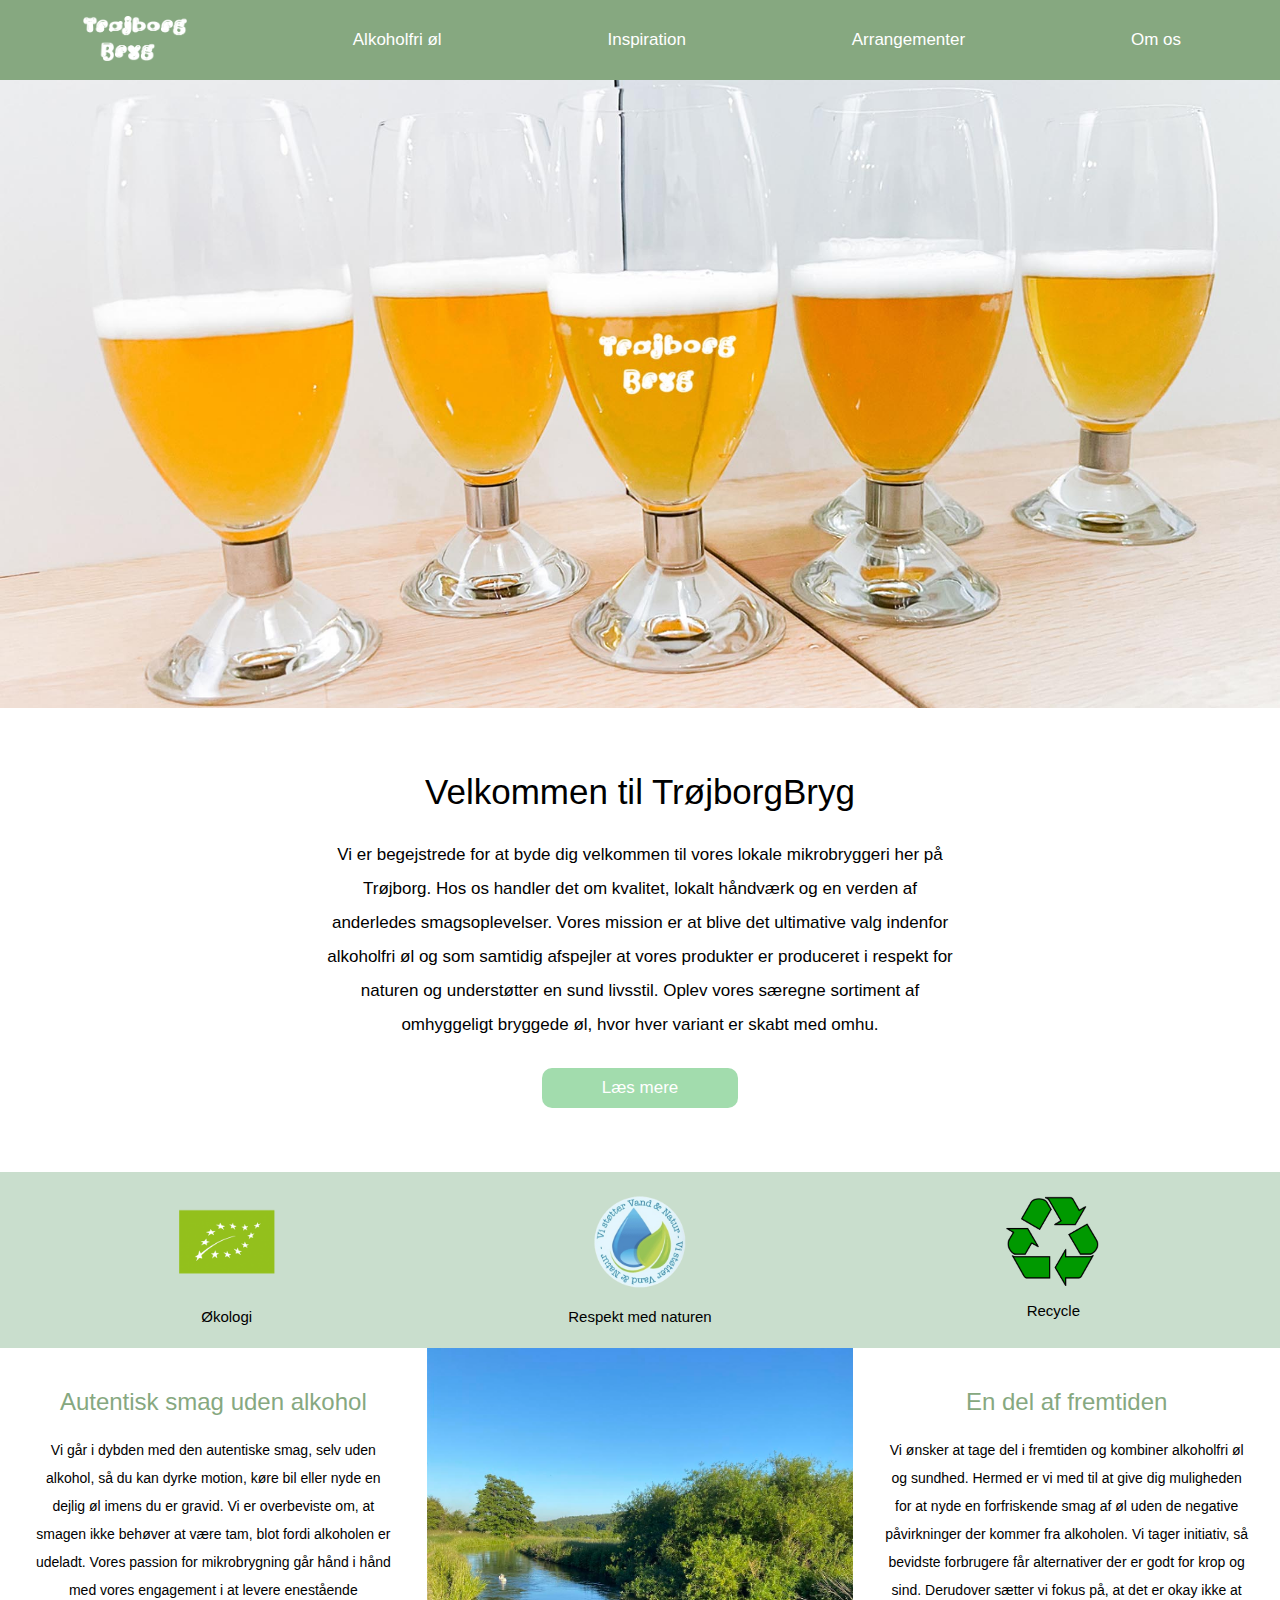
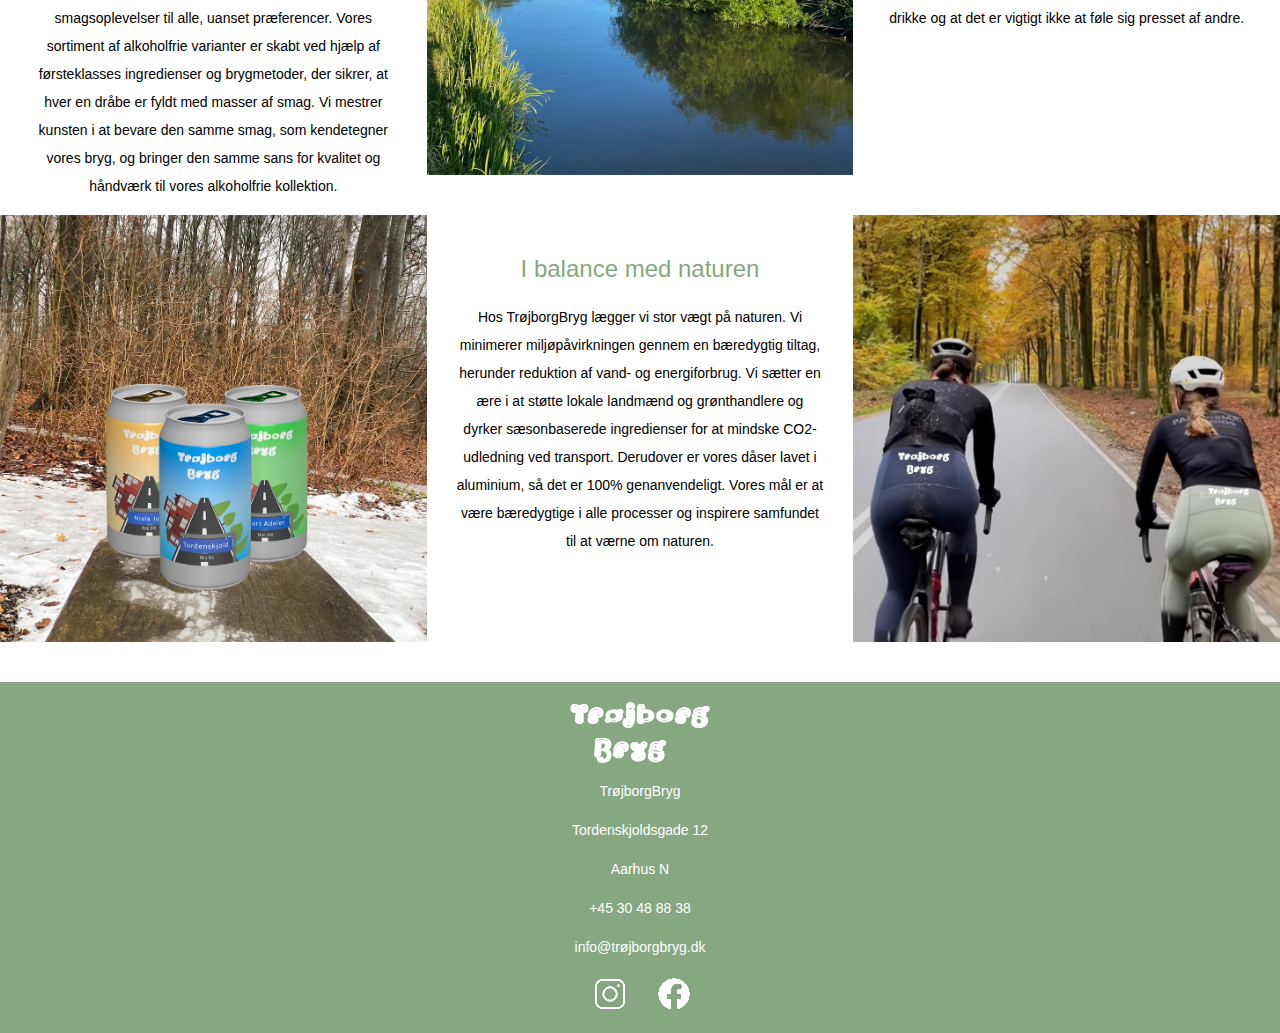
<file: Trojborgbryg/index.html>
<!DOCTYPE html>
<html lang="da">

<head>
    <meta charset="UTF-8">
    <meta name="viewport" content="width=device-width, initial-scale=1.0">
    <title>Trøjborg mikrobryggeri</title>
    <link rel="stylesheet" href="css/style.css">
    <script src="mobile-nav.js" defer></script>
</head>

<body>

    <!--Header-->
    
    <header>
        <div class="topnav" id="myTopnav">
            <div>
                <a href="index.html"><img src="img/trojborgbryg.png" alt="logo"></a>
            </div>
            <div class="dropdown">
                <button class="dropbtn">Alkoholfri øl
                    <i class="fa fa-caret-down"></i>
                </button>
                <div class="dropdown-content">
                    <a href="ombygning.html">Nyheder</a>
                    <a href="produkter.html">Vores udvalg</a>
                </div>
            </div>
            <div class="dropdown">
                <button class="dropbtn">Inspiration
                    <i class="fa fa-caret-down"></i>
                </button>
                <div class="dropdown-content">
                    <a href="ombygning.html">Anledninger</a>
                    <a href="opskrift.html">Opskrifter</a>
                </div>
            </div>
            <div class="dropdown">
                <button class="dropbtn">Arrangementer
                    <i class="fa fa-caret-down"></i>
                </button>
                <div class="dropdown-content">
                    <a href="ombygning.html">Løbeklub</a>
                    <a href="ombygning.html">Ølsmagning</a>
                </div>
            </div>
            <div class="dropdown">
                <button class="dropbtn">Om os
                    <i class="fa fa-caret-down"></i>
                </button>
                <div class="dropdown-content">
                    <a href="ombygning.html">Historie</a>
                    <a href="forhandlere.html">Forhandlere</a>
                    <a href="ombygning.html">Kontakt</a>
                </div>
            </div>
    
            <a href="javascript:void(0);" style="font-size:35px;" class="icon" onclick="myFunction()">&#9776;</a>
        </div>
    </header>


<!--Stort billede og tekst-->

    <main>
        <img class="forside_storbillede" src="img/olmedlogo.jpg" alt="Øl med logo">
        <h2 class="forside_overskrift">Velkommen til TrøjborgBryg</h2>
        <p class="forside_velkommen">
        Vi er begejstrede for at byde dig velkommen til vores 
        lokale mikrobryggeri her på Trøjborg. Hos os handler det
        om kvalitet, lokalt håndværk og en verden af anderledes
        smagsoplevelser. Vores mission er at blive det ultimative 
        valg indenfor alkoholfri øl og som samtidig afspejler at vores
        produkter er produceret i respekt for naturen og understøtter
        en sund livsstil. Oplev vores særegne sortiment af omhyggeligt
        bryggede øl, hvor hver variant er skabt med omhu.   
        </p>

        <div class="button_forside">
            <a href="ombygning.html"  class="velkommen_button">Læs mere</a>
        </div>

    <!--Naturikoner-->

        <div class="container_naturikoner">
            <div class="naturikoner">
                <div class="billedeogtekst">
                    <img src="img/Okologi.png" alt="Økologi">
                    <p class="natur_tekst">Økologi</p>
                </div>
                <div class="billedeogtekst">
                    <img src="img/vandognatur.png" alt="vand og natur mærke">
                    <p class="natur_tekst">Respekt med naturen</p>
                </div>
                <div class="billedeogtekst">
                    <img src="img/recycle.png" alt="recycle mærke">
                    <p class="natur_tekst">Recycle</p>
                </div>
            </div>
        </div>

    <!--Viden og billeder om bryggeri-->

        <section>
            <div class="container_forside_nede">
                <div class="forside_tekst1">
                    <h2 class="overskrift_viden">Autentisk smag uden alkohol</h2>
                    <p class="tekst_viden">
                    Vi går i dybden med den autentiske smag, selv uden alkohol,
                    så du kan dyrke motion, køre bil eller nyde en dejlig øl imens du er 
                    gravid. Vi er overbeviste om, at smagen ikke behøver at være tam, 
                    blot fordi alkoholen er udeladt.  Vores passion for mikrobrygning
                    går hånd i hånd med vores engagement i at levere enestående 
                    smagsoplevelser til alle, uanset præferencer. Vores sortiment af 
                    alkoholfrie varianter er skabt ved hjælp af førsteklasses 
                    ingredienser og brygmetoder, der sikrer, at hver en dråbe er fyldt
                    med masser af smag. Vi mestrer kunsten i at bevare den samme
                    smag, som kendetegner vores bryg, og bringer den samme sans
                    for kvalitet og håndværk til vores alkoholfrie kollektion.
                    </p>
                </div>
                <div class="forside_billede1">
                    <img class="billeder_container" src="img/3oldesk.jpg" alt="3 øl">
                </div>
                <div class="forside_tekst2">
                    <h2 class="overskrift_viden">I balance med naturen</h2>
                    <p class="tekst_viden"> 
                    Hos TrøjborgBryg lægger vi stor vægt på naturen. 
                    Vi minimerer miljøpåvirkningen gennem en bæredygtig
                    tiltag, herunder reduktion af vand- og energiforbrug. 
                    Vi sætter en ære i at støtte lokale landmænd og 
                    grønthandlere og dyrker sæsonbaserede ingredienser
                    for at mindske CO2-udledning ved transport. 
                    Derudover er vores dåser lavet i aluminium, så det 
                    er 100% genanvendeligt. Vores mål er at være 
                    bæredygtige i alle processer og inspirere samfundet
                    til at værne om naturen.
                    </p>
                </div>

                <div class="forside_billede2">
                    <img class="billeder_container" src="img/vanddesk.jpg" alt="vand">
                </div>

                <div class="forside_tekst3">
                    <h2 class="overskrift_viden">En del af fremtiden</h2>
                    <p class="tekst_viden"> 
                    Vi ønsker at tage del i fremtiden og kombiner 
                    alkoholfri øl og sundhed. Hermed er vi med til at give 
                    dig muligheden for at nyde en forfriskende smag af 
                    øl uden de negative påvirkninger der kommer fra 
                    alkoholen. Vi tager initiativ, så bevidste forbrugere 
                    får alternativer der er godt for krop og sind. Derudover
                    sætter vi fokus på, at det er okay ikke at drikke og at
                    det er vigtigt ikke at føle sig presset af andre. 
                    </p>
                </div>

                <div class="forside_billede3">
                    <img class="billeder_container" src="img/cykeldesk.jpg" alt="cykelmyg">
                </div>
            </div>
        </section>
    </main>


    <!--footer-->
    <footer class="footer">
        <div class="flexbox_footer">
            <img class="logo_footer" src="img/trojborgbryg.png" alt="logo">

            <div class="tekst_footer">
                <a class="footer_link" href="#" target="_blank">TrøjborgBryg</a><br>
                <a class="footer_link" href="https://www.google.com/maps/place/Tordenskjoldsgade+12,+8200+Aarhus/@56.1697259,10.2135178,17z/data=!3m1!4b1!4m6!3m5!1s0x464c3fbb0785b98f:0x820f1740a78024c9!8m2!3d56.1697259!4d10.2160927!16s%2Fg%2F11c5kqdrcd?entry=ttu" target="_blank">Tordenskjoldsgade 12</a><br>
                <a class="footer_link" href="https://www.google.com/maps/place/Tordenskjoldsgade+12,+8200+Aarhus/@56.1697259,10.2135178,17z/data=!3m1!4b1!4m6!3m5!1s0x464c3fbb0785b98f:0x820f1740a78024c9!8m2!3d56.1697259!4d10.2160927!16s%2Fg%2F11c5kqdrcd?entry=ttu" target="_blank">Aarhus N</a><br>
                <a class="footer_link" href="tel:+30488838"> +45 30 48 88 38</a><br>
                <a class="footer_link" href="mailto:info@trøjborgbryg.dk">info@trøjborgbryg.dk</a>
            </div>

            <div>
                <a href="#"><img id="socialemedier" src="img/socialmedier.png" alt="Instagram og facebook"></a>
            </div>
        </div>
    </footer>

</body>
</html>
</file>
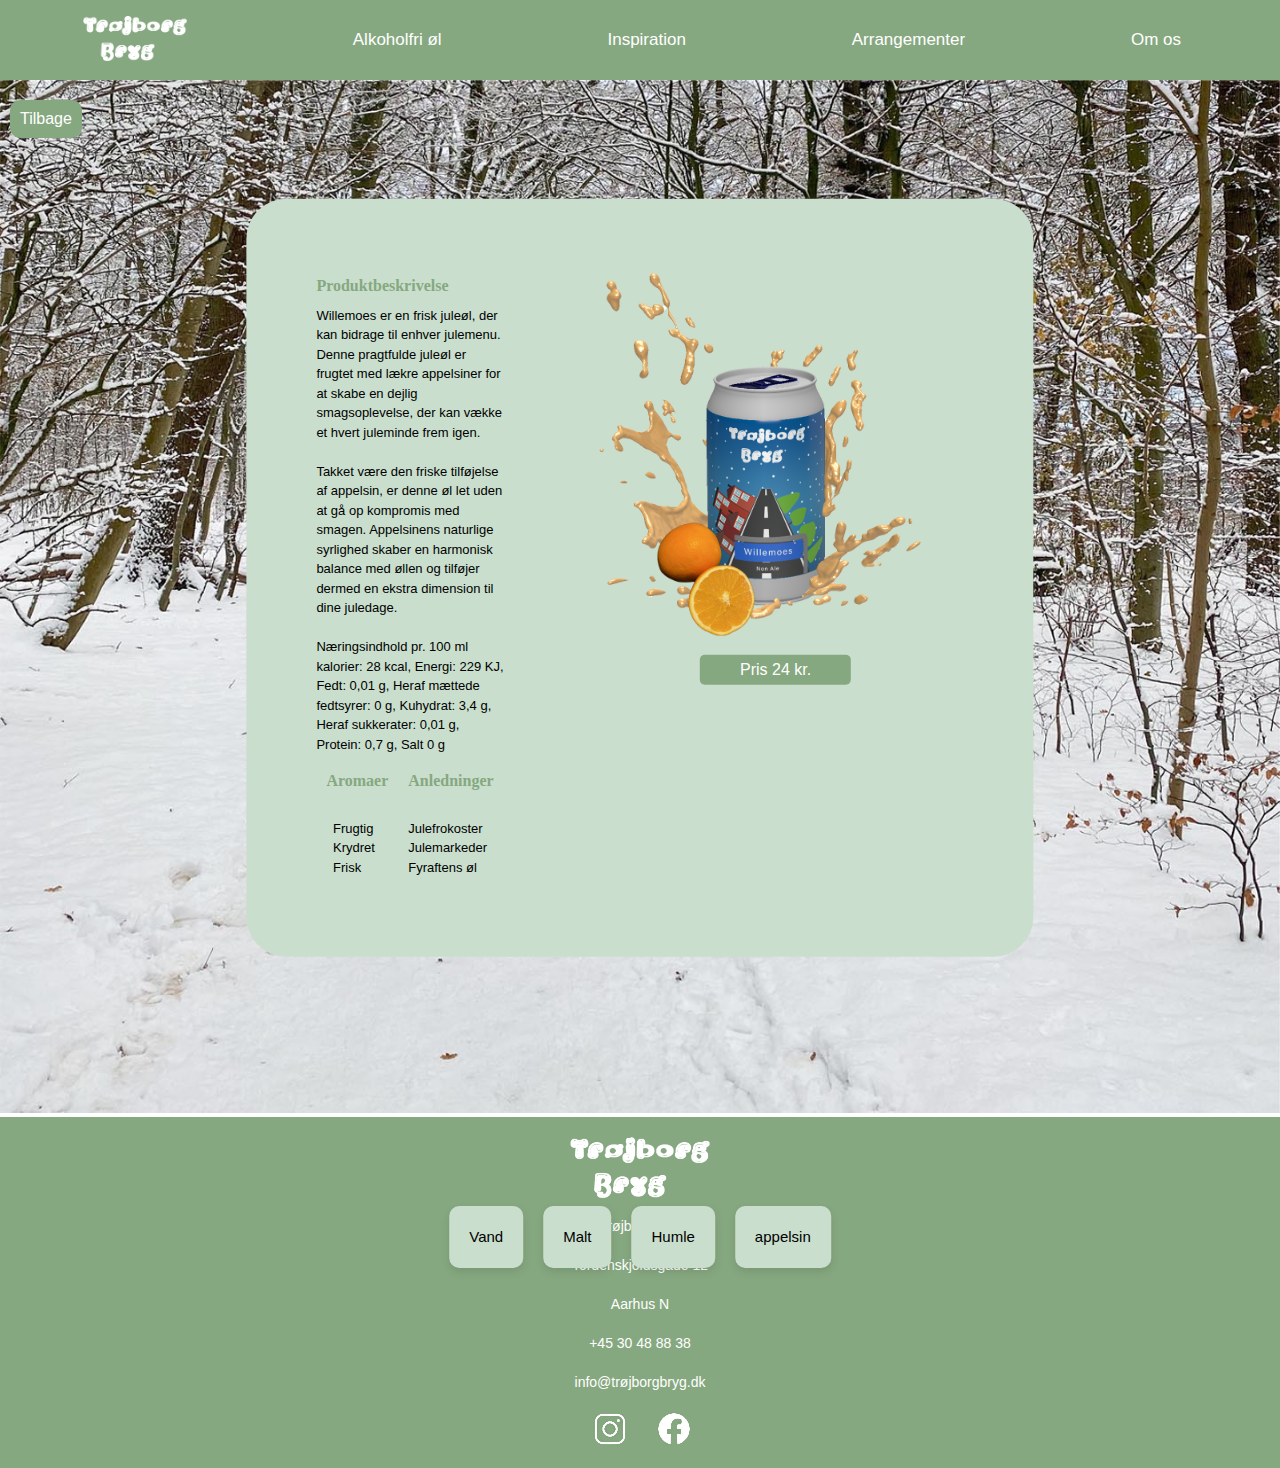
<file: Trojborgbryg/beskrivelseblaa.html>
<!DOCTYPE html>
<html lang="da">

<head>
    <meta charset="UTF-8">
    <meta name="viewport" content="width=device-width, initial-scale=1.0">
    <title>Jule øl</title>
    <link rel="stylesheet" href="css/style.css">
    <script src="mobile-nav.js" defer></script>
</head>


<body>

    <!--Header-->
    <header>
        <div class="topnav" id="myTopnav">
            <div>
                <a href="index.html"><img src="img/trojborgbryg.png" alt="logo"></a>
            </div>
            <div class="dropdown">
                <button class="dropbtn">Alkoholfri øl
                    <i class="fa fa-caret-down"></i>
                </button>
                <div class="dropdown-content">
                    <a href="ombygning.html">Nyheder</a>
                    <a href="produkter.html">Vores udvalg</a>
                </div>
            </div>
            <div class="dropdown">
                <button class="dropbtn">Inspiration
                    <i class="fa fa-caret-down"></i>
                </button>
                <div class="dropdown-content">
                    <a href="ombygning.html">Anledninger</a>
                    <a href="opskrift.html">Opskrifter</a>
                </div>
            </div>
            <div class="dropdown">
                <button class="dropbtn">Arrangementer
                    <i class="fa fa-caret-down"></i>
                </button>
                <div class="dropdown-content">
                    <a href="ombygning.html">Løbeklub</a>
                    <a href="ombygning.html">Ølsmagning</a>
                </div>
            </div>
            <div class="dropdown">
                <button class="dropbtn">Om os
                    <i class="fa fa-caret-down"></i>
                </button>
                <div class="dropdown-content">
                    <a href="ombygning.html">Historie</a>
                    <a href="forhandlere.html">Forhandlere</a>
                    <a href="ombygning.html">Kontakt</a>
                </div>
            </div>
    
            <a href="javascript:void(0);" style="font-size:35px;" class="icon" onclick="myFunction()">&#9776;</a>
        </div>
    </header>

    <!--Back button-->
    <div id="backButton" onclick="goBack()">Tilbage</div>

    <!--Baggrundsbillede-->
    <main>
        <div class="bg_image">
            <img class="natur_img" src="img/natur3.jpg" alt="strand">
        </div>

    <!--Produktbeskrivelse-->
        <div class="background-container">
            <div class="flex-container_beskrivelse">
                <div class="kolonne_beskrivelse">
                    <h4>Produktbeskrivelse</h4>
                    <p>
                    Willemoes er en frisk juleøl, der kan bidrage 
                    til enhver julemenu. Denne pragtfulde juleøl er 
                    frugtet med lækre appelsiner for at skabe en dejlig
                    smagsoplevelse, der kan vække et hvert juleminde 
                    frem igen. 
                    <br>
                    <br>
                    Takket være den friske tilføjelse af appelsin,
                    er denne øl let uden at gå op kompromis med smagen.
                    Appelsinens naturlige syrlighed skaber en harmonisk
                    balance med øllen og tilføjer dermed en ekstra 
                    dimension til dine juledage. 
                        
                    <br>
                    <br>
                    Næringsindhold pr. 100 ml  
                    <br>
                    kalorier: 28 kcal,
                    Energi: 229 KJ,
                    Fedt: 0,01 g,
                    Heraf mættede fedtsyrer: 0 g,
                    Kuhydrat: 3,4 g,
                    Heraf sukkerater: 0,01 g,
                    Protein: 0,7 g,
                    Salt 0 g
                    </p>
        
                    <div class="aroma_anledninger_container">
                        <h4>Anledninger</h4>
                        <h4>Aromaer</h4>
                    </div>

                    <div class="aroma_anledninger_container">
                        <p>Julefrokoster <br>
                            Julemarkeder <br>
                            Fyraftens øl </p>   
                        <p>Frugtig  <br>
                            Krydret <br>
                            Frisk</p>
                    </div>
                </div>

                <div class="kolonne_beskrivelse">
                    <img class="be_ol_img" src="img/blaasplash.png" alt="Juleøl">
                    <button>Pris 24 kr.</button>
                </div>
            </div>

    <!--Ingredienser-->
            <div class="ingredienser">
                <h4>Ingredienser</h4>
            </div>

            <div class="grid_container_ingredienser">
                <div class="grid-tekst_ingredienser">
                    <p>Vand</p>
                </div>
                <div class="grid-tekst_ingredienser">
                    <p>Malt</p>
                </div>
                <div class="grid-tekst_ingredienser">
                    <p>Humle</p>
                </div>
                <div class="grid-tekst_ingredienser">
                    <p>appelsin</p>
                </div>
            </div>
        </div>
    </main>

    <!--footer-->
    <footer class="footer">
        <div class="flexbox_footer">
            <img class="logo_footer" src="img/trojborgbryg.png" alt="logo">

            <div class="tekst_footer">
                <a class="footer_link" href="#" target="_blank">TrøjborgBryg</a><br>
                <a class="footer_link" href="https://www.google.com/maps/place/Tordenskjoldsgade+12,+8200+Aarhus/@56.1697259,10.2135178,17z/data=!3m1!4b1!4m6!3m5!1s0x464c3fbb0785b98f:0x820f1740a78024c9!8m2!3d56.1697259!4d10.2160927!16s%2Fg%2F11c5kqdrcd?entry=ttu" target="_blank">Tordenskjoldsgade 12</a><br>
                <a class="footer_link" href="https://www.google.com/maps/place/Tordenskjoldsgade+12,+8200+Aarhus/@56.1697259,10.2135178,17z/data=!3m1!4b1!4m6!3m5!1s0x464c3fbb0785b98f:0x820f1740a78024c9!8m2!3d56.1697259!4d10.2160927!16s%2Fg%2F11c5kqdrcd?entry=ttu" target="_blank">Aarhus N</a><br>
                <a class="footer_link" href="tel:+30488838"> +45 30 48 88 38</a><br>
                <a class="footer_link" href="mailto:info@trøjborgbryg.dk">info@trøjborgbryg.dk</a>
            </div>

            <div>
                <a href="#"><img id="socialemedier" src="img/socialmedier.png" alt="Instagram og facebook"></a>
            </div>
        </div>
    </footer>

</body>
</html>
</file>
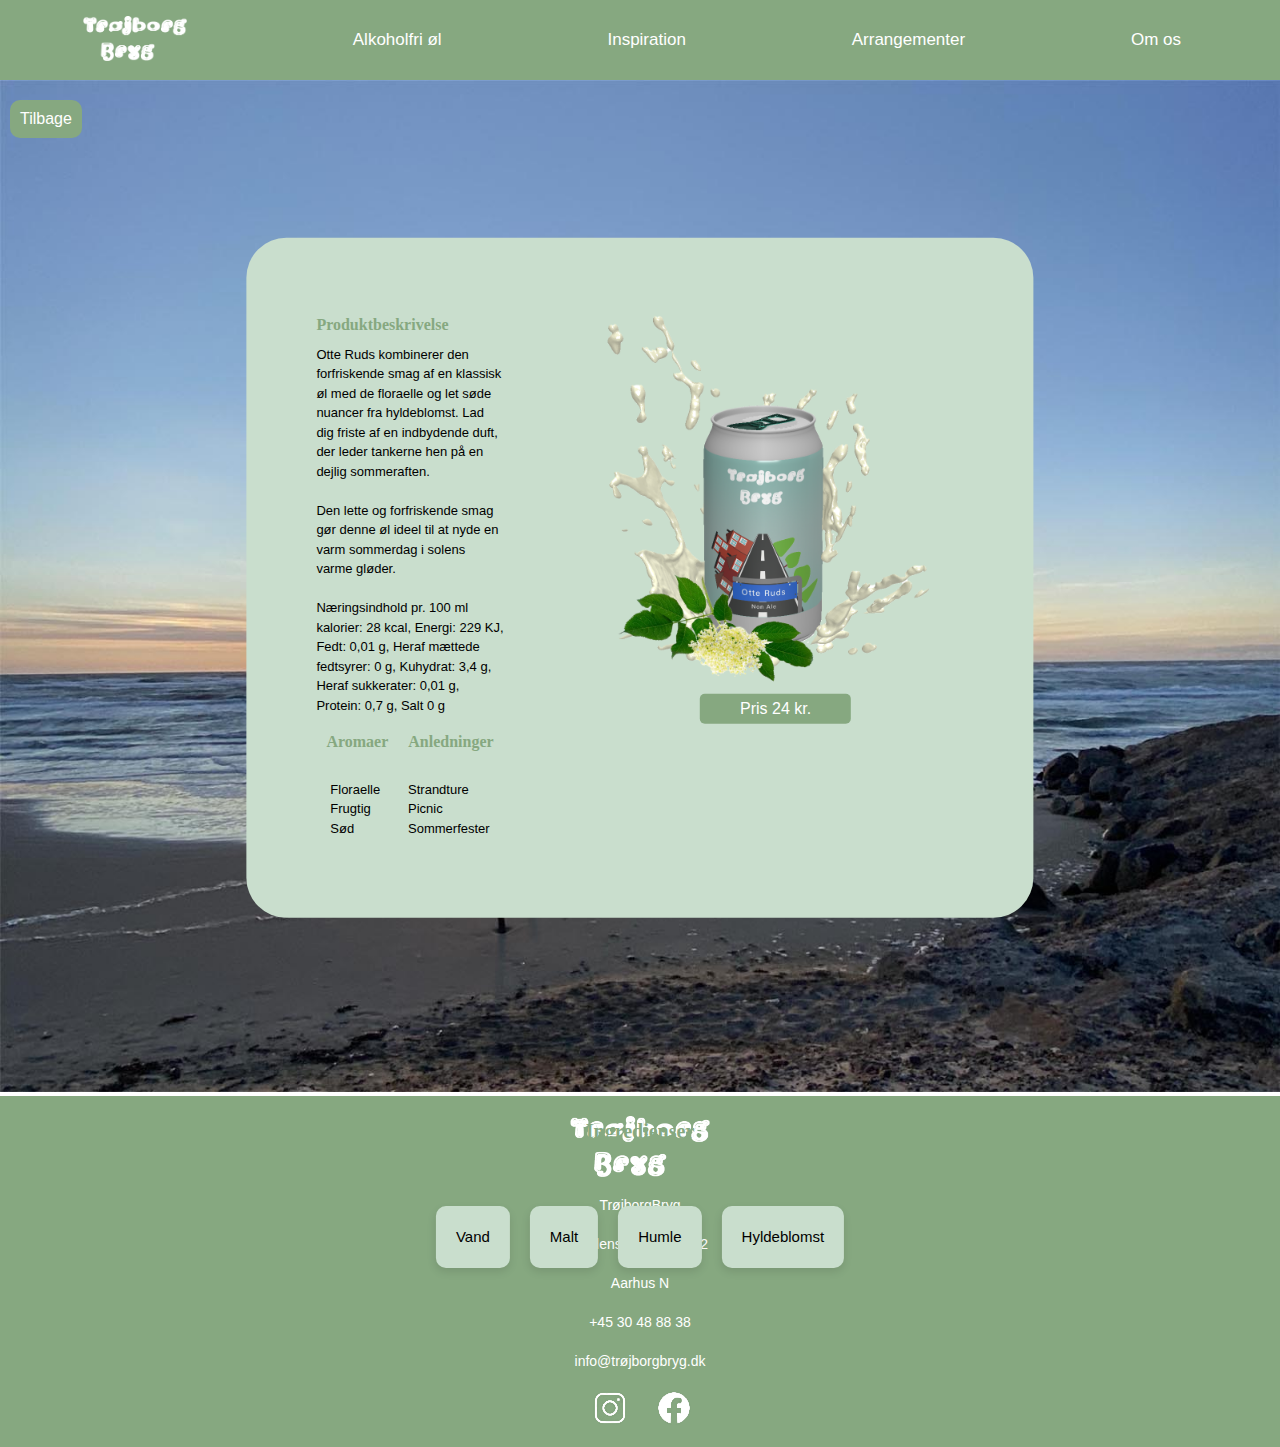
<file: Trojborgbryg/beskrivelsegraa.html>
<!DOCTYPE html>
<html lang="da">

<head>
    <meta charset="UTF-8">
    <meta name="viewport" content="width=device-width, initial-scale=1.0">
    <title>Øl med hyldeblomst</title>
    <link rel="stylesheet" href="css/style.css">
    <script src="mobile-nav.js" defer></script>
</head>

<body>

    <!--Header-->
    <header>
        <div class="topnav" id="myTopnav">
            <div>
                <a href="index.html"><img src="img/trojborgbryg.png" alt="logo"></a>
            </div>
            <div class="dropdown">
                <button class="dropbtn">Alkoholfri øl
                    <i class="fa fa-caret-down"></i>
                </button>
                <div class="dropdown-content">
                    <a href="ombygning.html">Nyheder</a>
                    <a href="produkter.html">Vores udvalg</a>
                </div>
            </div>
            <div class="dropdown">
                <button class="dropbtn">Inspiration
                    <i class="fa fa-caret-down"></i>
                </button>
                <div class="dropdown-content">
                    <a href="ombygning.html">Anledninger</a>
                    <a href="opskrift.html">Opskrifter</a>
                </div>
            </div>
            <div class="dropdown">
                <button class="dropbtn">Arrangementer
                    <i class="fa fa-caret-down"></i>
                </button>
                <div class="dropdown-content">
                    <a href="ombygning.html">Løbeklub</a>
                    <a href="ombygning.html">Ølsmagning</a>
                </div>
            </div>
            <div class="dropdown">
                <button class="dropbtn">Om os
                    <i class="fa fa-caret-down"></i>
                </button>
                <div class="dropdown-content">
                    <a href="ombygning.html">Historie</a>
                    <a href="forhandlere.html">Forhandlere</a>
                    <a href="ombygning.html">Kontakt</a>
                </div>
            </div>
    
            <a href="javascript:void(0);" style="font-size:35px;" class="icon" onclick="myFunction()">&#9776;</a>
        </div>
    </header>

    <!--Back button-->
    <div id="backButton" onclick="goBack()">Tilbage</div>

    <!--Baggrundsbillede-->
    <main>
        <div class="bg_image">
            <img class="natur_img" src="img/strand3.jpg" alt="strand">
        </div>

    <!--Produktbeskrivelse-->

        <div class="background-container">
            <div class="flex-container_beskrivelse">
                <div class="kolonne_beskrivelse">
                    <h4>Produktbeskrivelse</h4>
                    <p>
                    Otte Ruds kombinerer den forfriskende smag
                    af en klassisk øl med de floraelle og let 
                    søde nuancer fra hyldeblomst. Lad dig friste 
                    af en indbydende duft, der leder tankerne hen 
                    på en dejlig sommeraften. 
                    <br>
                    <br>
                    Den lette og forfriskende smag gør denne
                    øl ideel til at nyde en varm sommerdag i solens
                    varme gløder.  
                    <br>
                    <br>
                    Næringsindhold pr. 100 ml  
                    <br>
                    kalorier: 28 kcal,
                    Energi: 229 KJ,
                    Fedt: 0,01 g,
                    Heraf mættede fedtsyrer: 0 g,
                    Kuhydrat: 3,4 g,
                    Heraf sukkerater: 0,01 g,
                    Protein: 0,7 g,
                    Salt 0 g
                    </p>
        
                    <div class="aroma_anledninger_container">
                        <h4>Anledninger</h4>
                        <h4>Aromaer</h4>
                    </div>

                    <div class="aroma_anledninger_container">
                        <p>Strandture<br>
                            Picnic<br>
                            Sommerfester 
                            </p>   
                        <p>Floraelle  <br>
                            Frugtig <br>
                            Sød</p>
                    </div>
                </div>

                <div class="kolonne_beskrivelse">
                    <img class="be_ol_img" src="img/graasplash.png" alt="Juleøl">
                    <button>Pris 24 kr.</button>
                </div>
            </div>

            <div class="ingredienser">
                <h4>Ingredienser</h4>
            </div>

    <!--Ingredienser-->

            <div class="grid_container_ingredienser">
                <div class="grid-tekst_ingredienser">
                    <p>Vand</p>
                </div>
                <div class="grid-tekst_ingredienser">
                    <p>Malt</p>
                </div>
                <div class="grid-tekst_ingredienser">
                    <p>Humle</p>
                </div>
                <div class="grid-tekst_ingredienser">
                    <p>Hyldeblomst</p>
                </div>
            </div>
        </div>
    </main>

    <!--footer-->
    <footer class="footer">
        <div class="flexbox_footer">
            <img class="logo_footer" src="img/trojborgbryg.png" alt="logo">

            <div class="tekst_footer">
                <a class="footer_link" href="#" target="_blank">TrøjborgBryg</a><br>
                <a class="footer_link" href="https://www.google.com/maps/place/Tordenskjoldsgade+12,+8200+Aarhus/@56.1697259,10.2135178,17z/data=!3m1!4b1!4m6!3m5!1s0x464c3fbb0785b98f:0x820f1740a78024c9!8m2!3d56.1697259!4d10.2160927!16s%2Fg%2F11c5kqdrcd?entry=ttu" target="_blank">Tordenskjoldsgade 12</a><br>
                <a class="footer_link" href="https://www.google.com/maps/place/Tordenskjoldsgade+12,+8200+Aarhus/@56.1697259,10.2135178,17z/data=!3m1!4b1!4m6!3m5!1s0x464c3fbb0785b98f:0x820f1740a78024c9!8m2!3d56.1697259!4d10.2160927!16s%2Fg%2F11c5kqdrcd?entry=ttu" target="_blank">Aarhus N</a><br>
                <a class="footer_link" href="tel:+30488838"> +45 30 48 88 38</a><br>
                <a class="footer_link" href="mailto:info@trøjborgbryg.dk">info@trøjborgbryg.dk</a>
            </div>

            <div>
                <a href="#"><img id="socialemedier" src="img/socialmedier.png" alt="Instagram og facebook"></a>
            </div>
        </div>
    </footer>

</body>
</html>
</file>
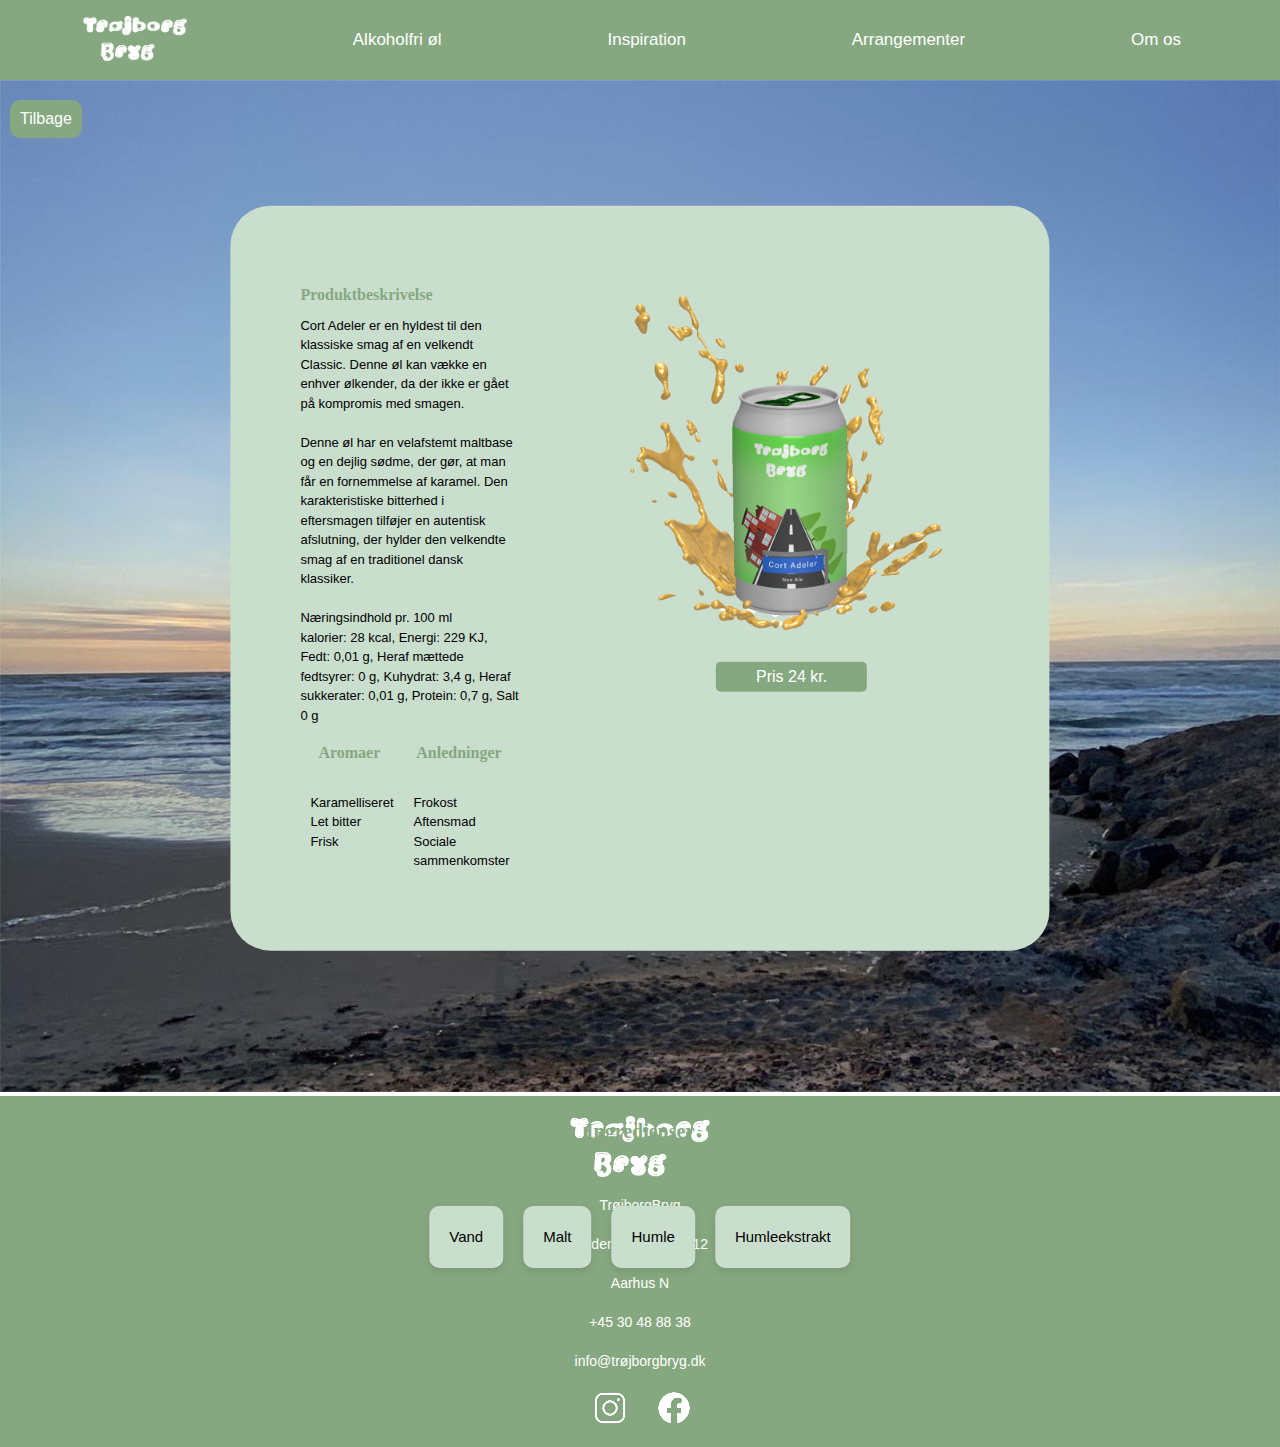
<file: Trojborgbryg/beskrivelsegron.html>
<!DOCTYPE html>
<html lang="da">

<head>
    <meta charset="UTF-8">
    <meta name="viewport" content="width=device-width, initial-scale=1.0">
    <title>Klassisk øl</title>
    <link rel="stylesheet" href="css/style.css">
    <script src="mobile-nav.js" defer></script>
</head>

<body>

    <!--Header-->
    <header>
        <div class="topnav" id="myTopnav">
            <div>
                <a href="index.html"><img src="img/trojborgbryg.png" alt="logo"></a>
            </div>
            <div class="dropdown">
                <button class="dropbtn">Alkoholfri øl
                    <i class="fa fa-caret-down"></i>
                </button>
                <div class="dropdown-content">
                    <a href="ombygning.html">Nyheder</a>
                    <a href="produkter.html">Vores udvalg</a>
                </div>
            </div>
            <div class="dropdown">
                <button class="dropbtn">Inspiration
                    <i class="fa fa-caret-down"></i>
                </button>
                <div class="dropdown-content">
                    <a href="ombygning.html">Anledninger</a>
                    <a href="opskrift.html">Opskrifter</a>
                </div>
            </div>
            <div class="dropdown">
                <button class="dropbtn">Arrangementer
                    <i class="fa fa-caret-down"></i>
                </button>
                <div class="dropdown-content">
                    <a href="ombygning.html">Løbeklub</a>
                    <a href="ombygning.html">Ølsmagning</a>
                </div>
            </div>
            <div class="dropdown">
                <button class="dropbtn">Om os
                    <i class="fa fa-caret-down"></i>
                </button>
                <div class="dropdown-content">
                    <a href="ombygning.html">Historie</a>
                    <a href="forhandlere.html">Forhandlere</a>
                    <a href="ombygning.html">Kontakt</a>
                </div>
            </div>
    
            <a href="javascript:void(0);" style="font-size:35px;" class="icon" onclick="myFunction()">&#9776;</a>
        </div>
    </header>

    <!--Back button-->
    <div id="backButton" onclick="goBack()">Tilbage</div>

    <!--Baggrundsbillede-->
    <main>
        <div class="bg_image">
            <img class="natur_img" src="img/strand3.jpg" alt="strand">
        </div>

    <!--Produktbeskrivelse-->
        <div class="background-container">
            <div class="flex-container_beskrivelse">
                <div class="kolonne_beskrivelse">
                    <h4>Produktbeskrivelse</h4>
                    <p>
                    Cort Adeler er en hyldest til den klassiske smag
                    af en velkendt Classic. Denne øl kan vække en enhver
                    ølkender, da der ikke er gået på kompromis med smagen. 
                    <br>
                    <br>
                    Denne øl har en velafstemt maltbase og en 
                    dejlig sødme, der gør, at man får en fornemmelse 
                    af karamel. Den karakteristiske bitterhed i 
                    eftersmagen tilføjer en autentisk afslutning, 
                    der hylder den velkendte smag af en traditionel 
                    dansk klassiker.  
                    <br>
                    <br>
                    Næringsindhold pr. 100 ml  
                    <br>
                    kalorier: 28 kcal,
                    Energi: 229 KJ,
                    Fedt: 0,01 g,
                    Heraf mættede fedtsyrer: 0 g,
                    Kuhydrat: 3,4 g,
                    Heraf sukkerater: 0,01 g,
                    Protein: 0,7 g,
                    Salt 0 g
                    </p>
        
                    <div class="aroma_anledninger_container">
                        <h4>Anledninger</h4>
                        <h4>Aromaer</h4>
                    </div>

                    <div class="aroma_anledninger_container">
                        <p>Frokost <br>
                            Aftensmad<br>
                            Sociale sammenkomster  
                            </p>   
                        <p>Karamelliseret <br>
                            Let bitter<br>
                            Frisk
                            </p>
                    </div>
                </div>

                <div class="kolonne_beskrivelse">
                    <img class="be_ol_img" src="img/gronsplash.png" alt="Juleøl">
                    <button>Pris 24 kr.</button>
                </div>
            </div>

    <!--Ingredienser-->
            <div class="ingredienser">
                <h4>Ingredienser</h4>
            </div>

            <div class="grid_container_ingredienser">
                <div class="grid-tekst_ingredienser">
                    <p>Vand</p>
                </div>
                <div class="grid-tekst_ingredienser">
                    <p>Malt</p>
                </div>
                <div class="grid-tekst_ingredienser">
                    <p>Humle</p>
                </div>
                <div class="grid-tekst_ingredienser">
                    <p>Humleekstrakt</p>
                </div>
            </div>
        </div>
    </main>

    <!--footer-->
    <footer class="footer">
        <div class="flexbox_footer">
            <img class="logo_footer" src="img/trojborgbryg.png" alt="logo">

            <div class="tekst_footer">
                <a class="footer_link" href="#" target="_blank">TrøjborgBryg</a><br>
                <a class="footer_link" href="https://www.google.com/maps/place/Tordenskjoldsgade+12,+8200+Aarhus/@56.1697259,10.2135178,17z/data=!3m1!4b1!4m6!3m5!1s0x464c3fbb0785b98f:0x820f1740a78024c9!8m2!3d56.1697259!4d10.2160927!16s%2Fg%2F11c5kqdrcd?entry=ttu" target="_blank">Tordenskjoldsgade 12</a><br>
                <a class="footer_link" href="https://www.google.com/maps/place/Tordenskjoldsgade+12,+8200+Aarhus/@56.1697259,10.2135178,17z/data=!3m1!4b1!4m6!3m5!1s0x464c3fbb0785b98f:0x820f1740a78024c9!8m2!3d56.1697259!4d10.2160927!16s%2Fg%2F11c5kqdrcd?entry=ttu" target="_blank">Aarhus N</a><br>
                <a class="footer_link" href="tel:+30488838"> +45 30 48 88 38</a><br>
                <a class="footer_link" href="mailto:info@trøjborgbryg.dk">info@trøjborgbryg.dk</a>
            </div>
            <div>
                <a href="#"><img id="socialemedier" src="img/socialmedier.png" alt="Instagram og facebook"></a>
            </div>
        </div>
    </footer>

</body>
</html>
</file>
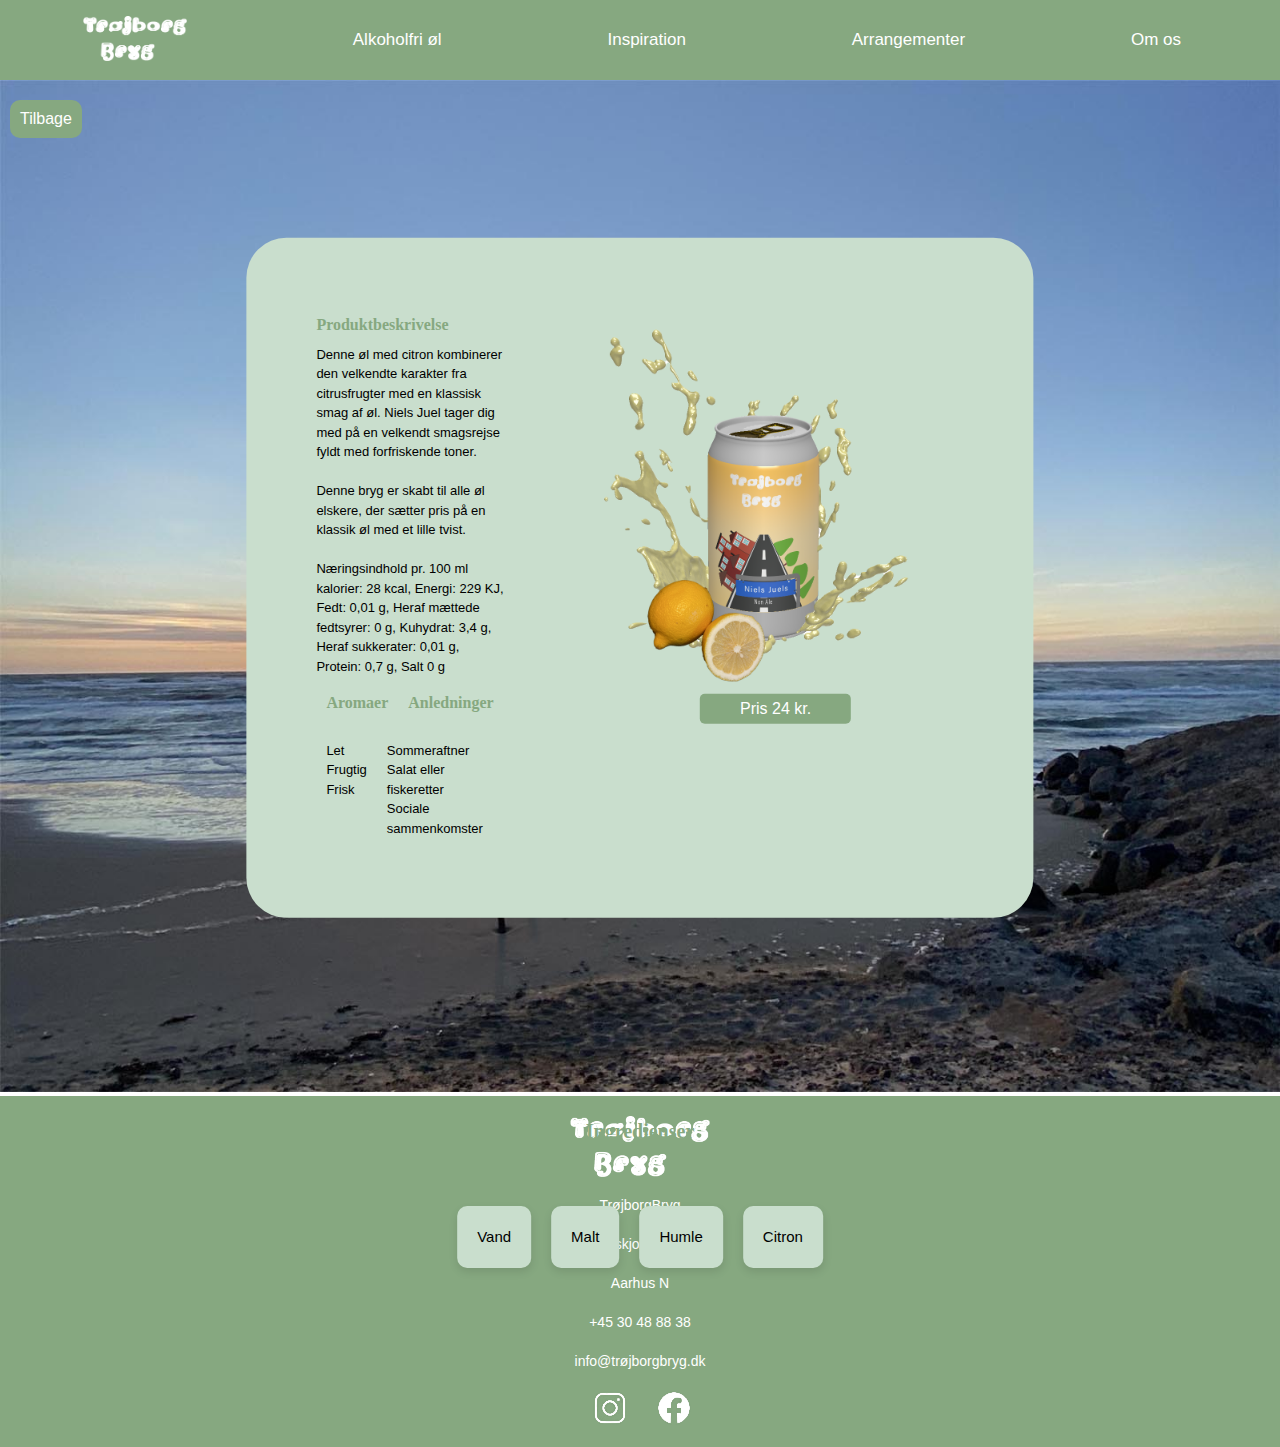
<file: Trojborgbryg/beskrivelsegul.html>
<!DOCTYPE html>
<html lang="da">

<head>
    <meta charset="UTF-8">
    <meta name="viewport" content="width=device-width, initial-scale=1.0">
    <title>Øl med citron</title>
    <link rel="stylesheet" href="css/style.css">
    <script src="mobile-nav.js" defer></script>
</head>

<body>

    <!--Header-->
    <header>
        <div class="topnav" id="myTopnav">
            <div>
                <a href="index.html"><img src="img/trojborgbryg.png" alt="logo"></a>
            </div>
            <div class="dropdown">
                <button class="dropbtn">Alkoholfri øl
                    <i class="fa fa-caret-down"></i>
                </button>
                <div class="dropdown-content">
                    <a href="ombygning.html">Nyheder</a>
                    <a href="produkter.html">Vores udvalg</a>
                </div>
            </div>
            <div class="dropdown">
                <button class="dropbtn">Inspiration
                    <i class="fa fa-caret-down"></i>
                </button>
                <div class="dropdown-content">
                    <a href="ombygning.html">Anledninger</a>
                    <a href="opskrift.html">Opskrifter</a>
                </div>
            </div>
            <div class="dropdown">
                <button class="dropbtn">Arrangementer
                    <i class="fa fa-caret-down"></i>
                </button>
                <div class="dropdown-content">
                    <a href="ombygning.html">Løbeklub</a>
                    <a href="ombygning.html">Ølsmagning</a>
                </div>
            </div>
            <div class="dropdown">
                <button class="dropbtn">Om os
                    <i class="fa fa-caret-down"></i>
                </button>
                <div class="dropdown-content">
                    <a href="ombygning.html">Historie</a>
                    <a href="forhandlere.html">Forhandlere</a>
                    <a href="ombygning.html">Kontakt</a>
                </div>
            </div>
    
            <a href="javascript:void(0);" style="font-size:35px;" class="icon" onclick="myFunction()">&#9776;</a>
        </div>
    </header>

    <!--Back button-->
    <div id="backButton" onclick="goBack()">Tilbage</div>

    <!--Baggrundsbillede-->
    <main>
        <div class="bg_image">
            <img class="natur_img" src="img/strand3.jpg" alt="strand">
        </div>

        <div class="background-container">
            <div class="flex-container_beskrivelse">
                <div class="kolonne_beskrivelse">
                    <h4>Produktbeskrivelse</h4>
                    <p> 
                    Denne øl med citron kombinerer den velkendte 
                    karakter fra citrusfrugter med en klassisk smag 
                    af øl. Niels Juel tager dig med på en velkendt 
                    smagsrejse fyldt med forfriskende toner.
                    <br>
                    <br>
                    Denne bryg er skabt til alle øl elskere, der 
                    sætter pris på en klassik øl med et lille tvist.     
                    <br>
                    <br>
                    Næringsindhold pr. 100 ml  
                    <br>
                    kalorier: 28 kcal,
                    Energi: 229 KJ,
                    Fedt: 0,01 g,
                    Heraf mættede fedtsyrer: 0 g,
                    Kuhydrat: 3,4 g,
                    Heraf sukkerater: 0,01 g,
                    Protein: 0,7 g,
                    Salt 0 g
                    </p>
        
                    <div class="aroma_anledninger_container">
                        <h4>Anledninger</h4>
                        <h4>Aromaer</h4>
                    </div>

                    <div class="aroma_anledninger_container">
                        <p>Sommeraftner<br>
                            Salat eller fiskeretter <br>
                            Sociale sammenkomster 
                            
                            </p>   
                        <p>Let <br>
                            Frugtig<br>
                            Frisk
                            </p>
                    </div>
                </div>

                <div class="kolonne_beskrivelse">
                    <img class="be_ol_img" src="img/gulsplash.png" alt="Juleøl">
                    <button>Pris 24 kr.</button>
                </div>
            </div>

    <!--Ingredienser-->

            <div class="ingredienser">
                <h4>Ingredienser</h4>
            </div>

            <div class="grid_container_ingredienser">
                <div class="grid-tekst_ingredienser">
                    <p>Vand</p>
                </div>
                <div class="grid-tekst_ingredienser">
                    <p>Malt</p>
                </div>
                <div class="grid-tekst_ingredienser">
                    <p>Humle</p>
                </div>
                <div class="grid-tekst_ingredienser">
                    <p>Citron</p>
                </div>
            </div>
        </div>
    </main>

    <!--footer-->
    <footer class="footer">
        <div class="flexbox_footer">
            <img class="logo_footer" src="img/trojborgbryg.png" alt="logo">

            <div class="tekst_footer">
                <a class="footer_link" href="#" target="_blank">TrøjborgBryg</a><br>
                <a class="footer_link" href="https://www.google.com/maps/place/Tordenskjoldsgade+12,+8200+Aarhus/@56.1697259,10.2135178,17z/data=!3m1!4b1!4m6!3m5!1s0x464c3fbb0785b98f:0x820f1740a78024c9!8m2!3d56.1697259!4d10.2160927!16s%2Fg%2F11c5kqdrcd?entry=ttu" target="_blank">Tordenskjoldsgade 12</a><br>
                <a class="footer_link" href="https://www.google.com/maps/place/Tordenskjoldsgade+12,+8200+Aarhus/@56.1697259,10.2135178,17z/data=!3m1!4b1!4m6!3m5!1s0x464c3fbb0785b98f:0x820f1740a78024c9!8m2!3d56.1697259!4d10.2160927!16s%2Fg%2F11c5kqdrcd?entry=ttu" target="_blank">Aarhus N</a><br>
                <a class="footer_link" href="tel:+30488838"> +45 30 48 88 38</a><br>
                <a class="footer_link" href="mailto:info@trøjborgbryg.dk">info@trøjborgbryg.dk</a>
            </div>

            <div>
                <a href="#"><img id="socialemedier" src="img/socialmedier.png" alt="Instagram og facebook"></a>
            </div>
        </div>
    </footer>

</body>
</html>
</file>
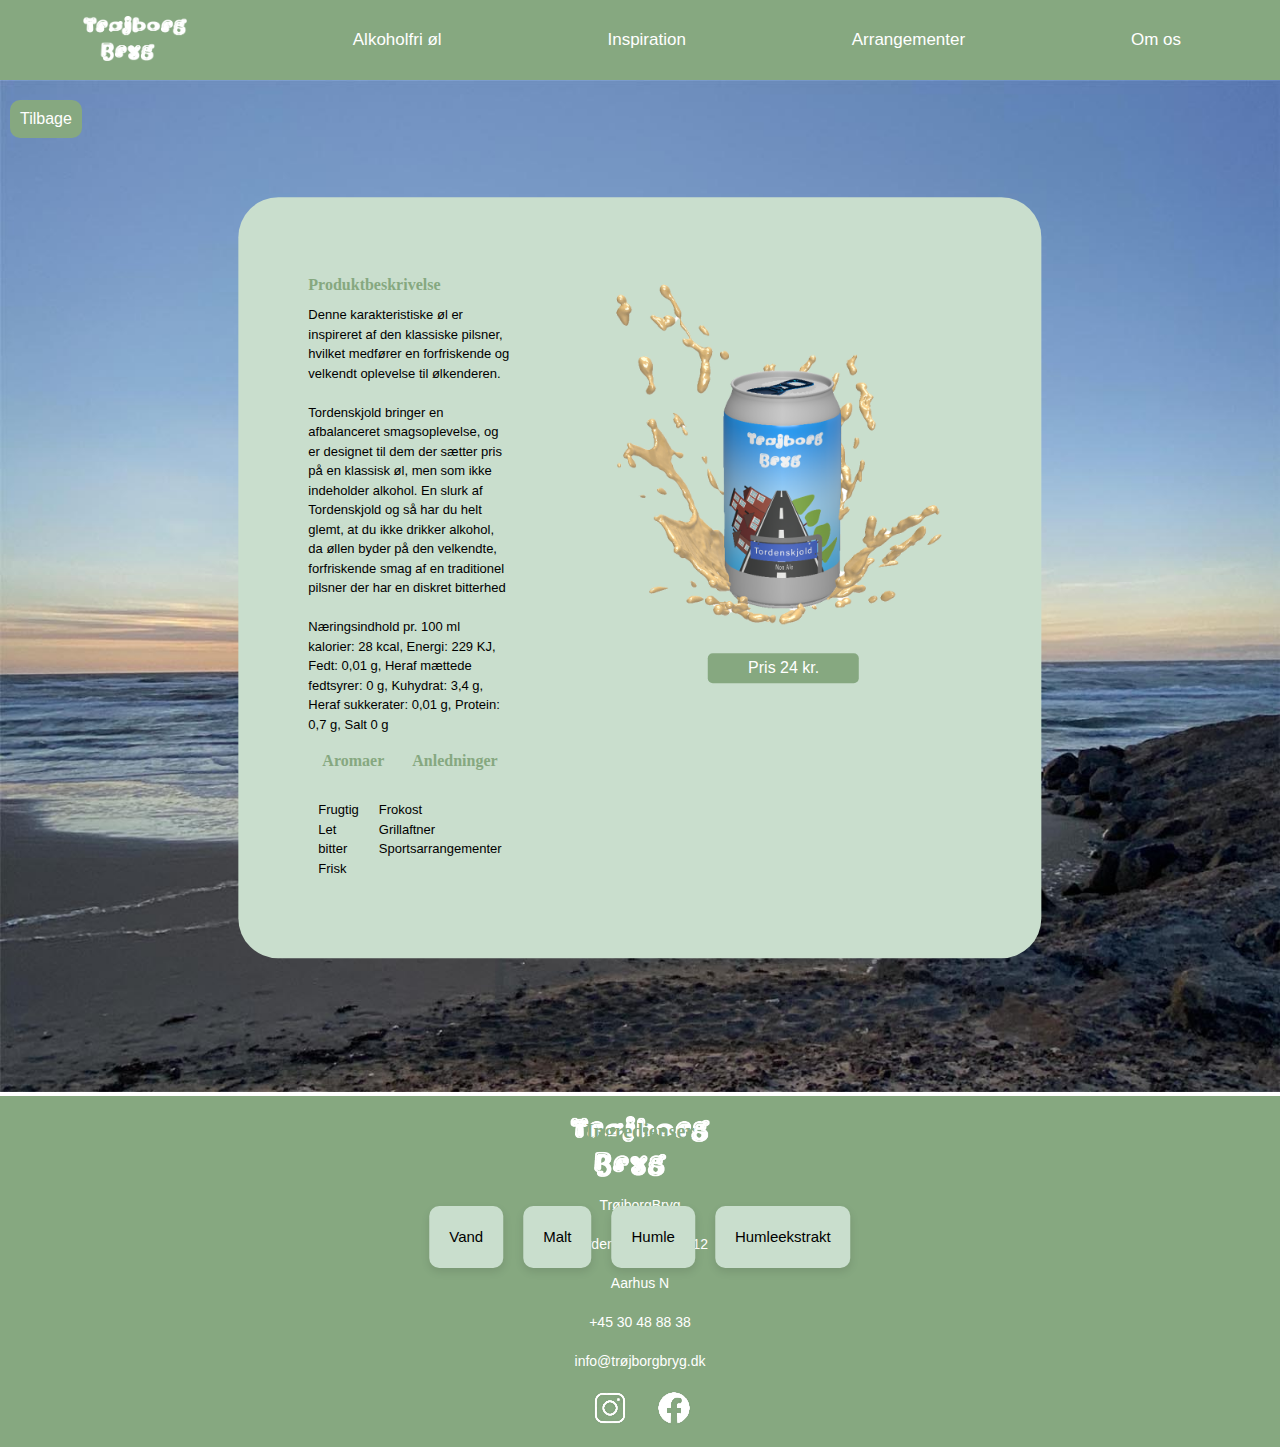
<file: Trojborgbryg/beskrivelselys.html>
<!DOCTYPE html>
<html lang="da">

<head>
    <meta charset="UTF-8">
    <meta name="viewport" content="width=device-width, initial-scale=1.0">
    <title>Klassisk øl</title>
    <link rel="stylesheet" href="css/style.css">
    <script src="mobile-nav.js" defer></script>
</head>

<body>

    <!--Header-->
    <header>
        <div class="topnav" id="myTopnav">
            <div>
                <a href="index.html"><img src="img/trojborgbryg.png" alt="logo"></a>
            </div>
            <div class="dropdown">
                <button class="dropbtn">Alkoholfri øl
                    <i class="fa fa-caret-down"></i>
                </button>
                <div class="dropdown-content">
                    <a href="ombygning.html">Nyheder</a>
                    <a href="produkter.html">Vores udvalg</a>
                </div>
            </div>
            <div class="dropdown">
                <button class="dropbtn">Inspiration
                    <i class="fa fa-caret-down"></i>
                </button>
                <div class="dropdown-content">
                    <a href="ombygning.html">Anledninger</a>
                    <a href="opskrift.html">Opskrifter</a>
                </div>
            </div>
            <div class="dropdown">
                <button class="dropbtn">Arrangementer
                    <i class="fa fa-caret-down"></i>
                </button>
                <div class="dropdown-content">
                    <a href="ombygning.html">Løbeklub</a>
                    <a href="ombygning.html">Ølsmagning</a>
                </div>
            </div>
            <div class="dropdown">
                <button class="dropbtn">Om os
                    <i class="fa fa-caret-down"></i>
                </button>
                <div class="dropdown-content">
                    <a href="ombygning.html">Historie</a>
                    <a href="forhandlere.html">Forhandlere</a>
                    <a href="ombygning.html">Kontakt</a>
                </div>
            </div>
    
            <a href="javascript:void(0);" style="font-size:35px;" class="icon" onclick="myFunction()">&#9776;</a>
        </div>
    </header>

    <!--Back button-->

    <div id="backButton" onclick="goBack()">Tilbage</div>

    <!--Baggrundsbillede-->

    <main>
        <div class="bg_image">
            <img class="natur_img" src="img/strand3.jpg" alt="strand">
        </div>

    <!--Produktbeskrivelse-->
        <div class="background-container">
            <div class="flex-container_beskrivelse">
                <div class="kolonne_beskrivelse">
                    <h4>Produktbeskrivelse</h4>
                    <p>
                    Denne karakteristiske øl er inspireret af den
                    klassiske pilsner, hvilket medfører en 
                    forfriskende og velkendt oplevelse til ølkenderen.
                    <br>
                    <br>
                    Tordenskjold bringer en afbalanceret smagsoplevelse, 
                    og er designet til dem der sætter pris på en klassisk 
                    øl, men som ikke indeholder alkohol. En slurk af 
                    Tordenskjold og så har du helt glemt, at du ikke 
                    drikker alkohol, da øllen byder på den velkendte, 
                    forfriskende smag af en traditionel pilsner der har 
                    en diskret bitterhed 
                    <br>
                    <br>
                    Næringsindhold pr. 100 ml  
                    <br>
                    kalorier: 28 kcal,
                    Energi: 229 KJ,
                    Fedt: 0,01 g,
                    Heraf mættede fedtsyrer: 0 g,
                    Kuhydrat: 3,4 g,
                    Heraf sukkerater: 0,01 g,
                    Protein: 0,7 g,
                    Salt 0 g
                    </p>
        
                    <div class="aroma_anledninger_container">
                        <h4>Anledninger</h4>
                        <h4>Aromaer</h4>
                    </div>

                    <div class="aroma_anledninger_container">
                        <p>Frokost <br>
                            Grillaftner <br>
                            Sportsarrangementer 
                            </p>   
                        <p>Frugtig  <br>
                            Let bitter <br>
                            Frisk
                            
                    </div>
                </div>
                <div class="kolonne_beskrivelse">
                    <img class="be_ol_img" src="img/lysblaasplash.png" alt="Juleøl">
                    <button>Pris 24 kr.</button>
                </div>
            </div>

    <!--Ingredienser-->

            <div class="ingredienser">
                <h4>Ingredienser</h4>
            </div>

            <div class="grid_container_ingredienser">
                <div class="grid-tekst_ingredienser">
                    <p>Vand</p>
                </div>
                <div class="grid-tekst_ingredienser">
                    <p>Malt</p>
                </div>
                <div class="grid-tekst_ingredienser">
                    <p>Humle</p>
                </div>
                <div class="grid-tekst_ingredienser">
                    <p>Humleekstrakt</p>
                </div>
            </div>
        </div>
    </main>

    <!--footer-->
    <footer class="footer">
        <div class="flexbox_footer">
            <img class="logo_footer" src="img/trojborgbryg.png" alt="logo">

            <div class="tekst_footer">
                <a class="footer_link" href="#" target="_blank">TrøjborgBryg</a><br>
                <a class="footer_link" href="https://www.google.com/maps/place/Tordenskjoldsgade+12,+8200+Aarhus/@56.1697259,10.2135178,17z/data=!3m1!4b1!4m6!3m5!1s0x464c3fbb0785b98f:0x820f1740a78024c9!8m2!3d56.1697259!4d10.2160927!16s%2Fg%2F11c5kqdrcd?entry=ttu" target="_blank">Tordenskjoldsgade 12</a><br>
                <a class="footer_link" href="https://www.google.com/maps/place/Tordenskjoldsgade+12,+8200+Aarhus/@56.1697259,10.2135178,17z/data=!3m1!4b1!4m6!3m5!1s0x464c3fbb0785b98f:0x820f1740a78024c9!8m2!3d56.1697259!4d10.2160927!16s%2Fg%2F11c5kqdrcd?entry=ttu" target="_blank">Aarhus N</a><br>
                <a class="footer_link" href="tel:+30488838"> +45 30 48 88 38</a><br>
                <a class="footer_link" href="mailto:info@trøjborgbryg.dk">info@trøjborgbryg.dk</a>
            </div>

            <div>
                <a href="#"><img id="socialemedier" src="img/socialmedier.png" alt="Instagram og facebook"></a>
            </div>
        </div>
    </footer>

</body>
</html>
</file>
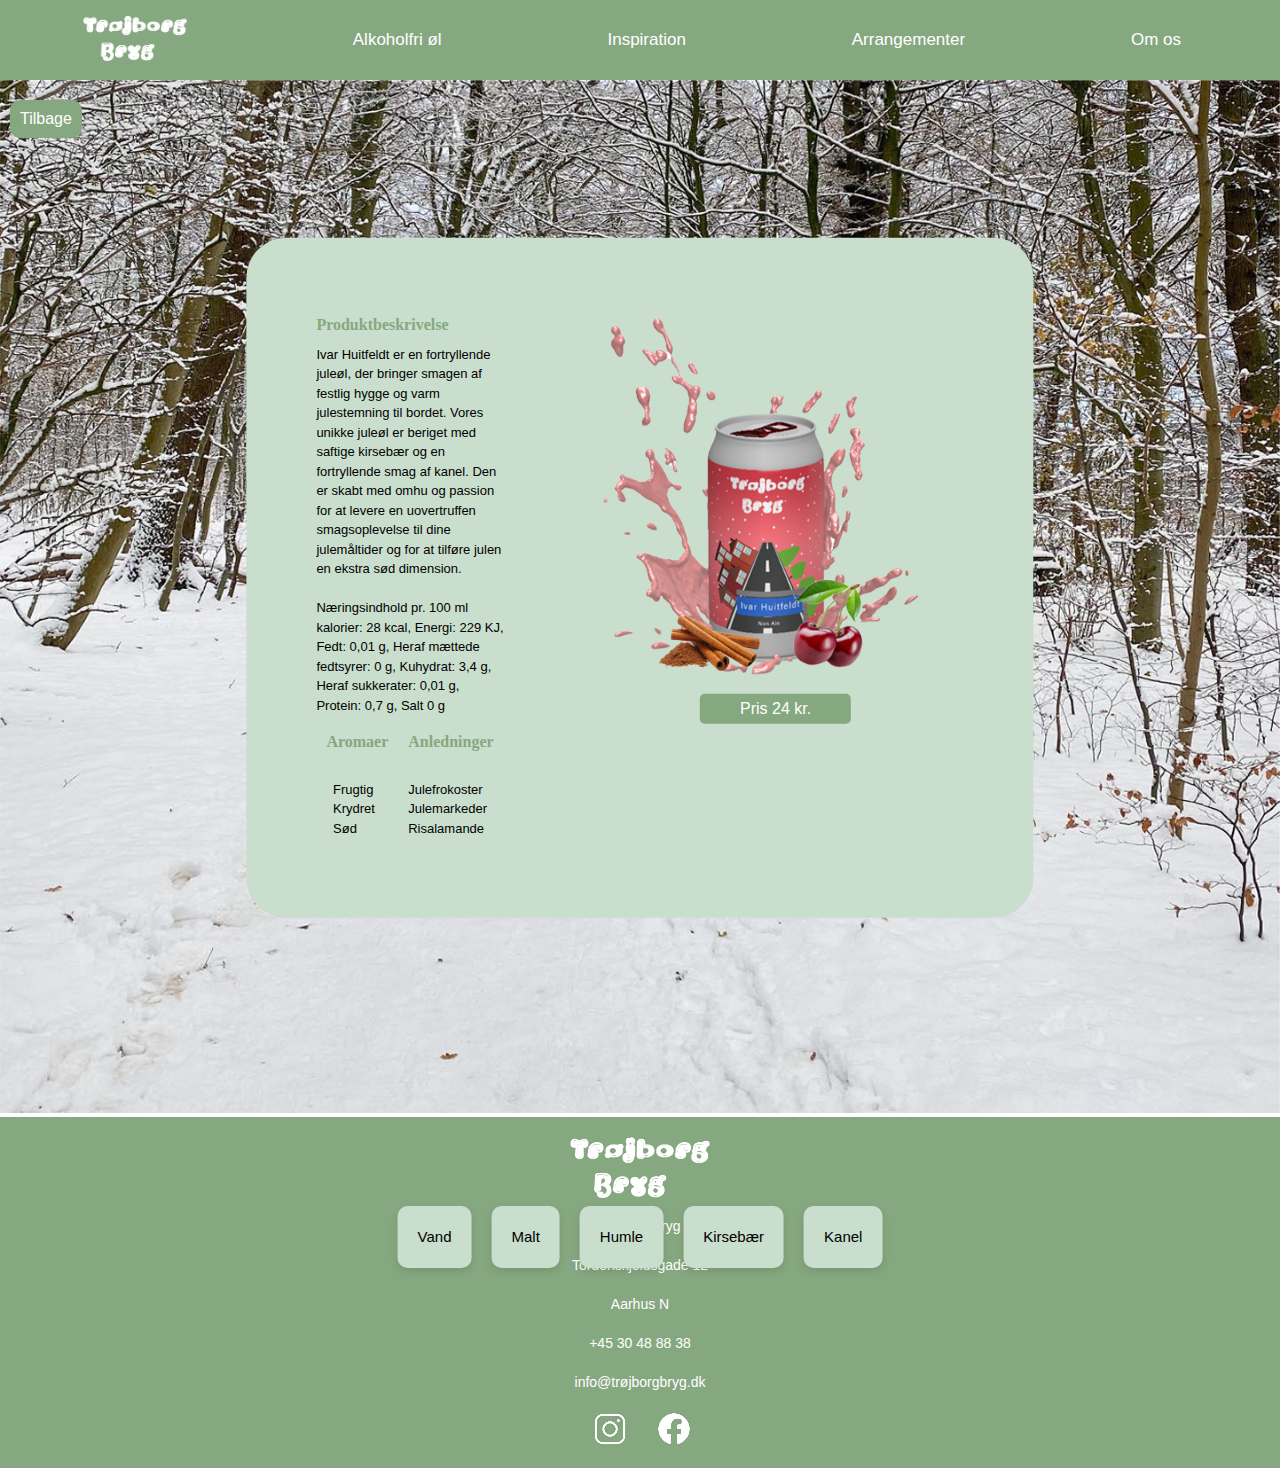
<file: Trojborgbryg/beskrivelseRod.html>
<!DOCTYPE html>
<html lang="da">

<head>
    <meta charset="UTF-8">
    <meta name="viewport" content="width=device-width, initial-scale=1.0">
    <title>Jule øl</title>
    <link rel="stylesheet" href="css/style.css">
    <script src="mobile-nav.js" defer></script>
</head>

<body>

    <!--Header-->
    <header>
        <div class="topnav" id="myTopnav">
            <div>
                <a href="index.html"><img src="img/trojborgbryg.png" alt="logo"></a>
            </div>
            <div class="dropdown">
                <button class="dropbtn">Alkoholfri øl
                    <i class="fa fa-caret-down"></i>
                </button>
                <div class="dropdown-content">
                    <a href="ombygning.html">Nyheder</a>
                    <a href="produkter.html">Vores udvalg</a>
                </div>
            </div>
            <div class="dropdown">
                <button class="dropbtn">Inspiration
                    <i class="fa fa-caret-down"></i>
                </button>
                <div class="dropdown-content">
                    <a href="ombygning.html">Anledninger</a>
                    <a href="opskrift.html">Opskrifter</a>
                </div>
            </div>
            <div class="dropdown">
                <button class="dropbtn">Arrangementer
                    <i class="fa fa-caret-down"></i>
                </button>
                <div class="dropdown-content">
                    <a href="ombygning.html">Løbeklub</a>
                    <a href="ombygning.html">Ølsmagning</a>
                </div>
            </div>
            <div class="dropdown">
                <button class="dropbtn">Om os
                    <i class="fa fa-caret-down"></i>
                </button>
                <div class="dropdown-content">
                    <a href="ombygning.html">Historie</a>
                    <a href="forhandlere.html">Forhandlere</a>
                    <a href="ombygning.html">Kontakt</a>
                </div>
            </div>
    
            <a href="javascript:void(0);" style="font-size:35px;" class="icon" onclick="myFunction()">&#9776;</a>
        </div>
    </header>

    <!--Back button-->
        <div id="backButton" onclick="goBack()">Tilbage
        </div>

    <!--Baggrundsbillede-->
    <main>
        <div class="bg_image">
            <img class="natur_img" src="img/natur3.jpg" alt="billede af sne i skov">
        </div>

    <!--Produktbeskrivelse-->
        <div class="background-container">
            <div class="flex-container_beskrivelse">
                <div class="kolonne_beskrivelse">
                    <h4>Produktbeskrivelse</h4>
                    <p>
                    Ivar Huitfeldt er en fortryllende juleøl, der bringer 
                    smagen af festlig hygge og varm julestemning til 
                    bordet. Vores unikke juleøl er beriget med saftige
                    kirsebær og en fortryllende smag af kanel. Den er skabt
                    med omhu og passion for at levere en uovertruffen
                    smagsoplevelse til dine julemåltider og for at tilføre
                    julen en ekstra sød dimension.
                    <br>
                    <br>
                    Næringsindhold pr. 100 ml  
                    <br>
                    kalorier: 28 kcal,
                    Energi: 229 KJ,
                    Fedt: 0,01 g,
                    Heraf mættede fedtsyrer: 0 g,
                    Kuhydrat: 3,4 g,
                    Heraf sukkerater: 0,01 g,
                    Protein: 0,7 g,
                    Salt 0 g
                    </p>
        
                    <div class="aroma_anledninger_container">
                        <h4>Anledninger</h4>
                        <h4>Aromaer</h4>
                    </div>

                    <div class="aroma_anledninger_container">
                        <p>Julefrokoster <br>
                            Julemarkeder <br>
                            Risalamande </p>   
                        <p>Frugtig  <br>
                            Krydret <br>
                            Sød</p>
                    </div>
                </div>

                <div class="kolonne_beskrivelse">
                    <img class="be_ol_img" src="img/rodsplash.png" alt="Juleøl">
                    <button>Pris 24 kr.</button>
                </div>
            </div>

    <!--Ingredienser-->
            <div class="ingredienser">
                <h4>Ingredienser</h4>
            </div>

            <div class="grid_container_ingredienser">
                <div class="grid-tekst_ingredienser">
                    <p>Vand</p>
                </div>
                <div class="grid-tekst_ingredienser">
                    <p>Malt</p>
                </div>
                <div class="grid-tekst_ingredienser">
                    <p>Humle</p>
                </div>
                <div class="grid-tekst_ingredienser">
                    <p>Kirsebær</p>
                </div>
                <div class="grid-tekst_ingredienser">
                    <p>Kanel</p>
                </div>
            </div>
        </div>
    </main>

    <!--footer-->
    <footer class="footer">
        <div class="flexbox_footer">
            <img class="logo_footer" src="img/trojborgbryg.png" alt="logo">

            <div class="tekst_footer">
                <a class="footer_link" href="#" target="_blank">TrøjborgBryg</a><br>
                <a class="footer_link" href="https://www.google.com/maps/place/Tordenskjoldsgade+12,+8200+Aarhus/@56.1697259,10.2135178,17z/data=!3m1!4b1!4m6!3m5!1s0x464c3fbb0785b98f:0x820f1740a78024c9!8m2!3d56.1697259!4d10.2160927!16s%2Fg%2F11c5kqdrcd?entry=ttu" target="_blank">Tordenskjoldsgade 12</a><br>
                <a class="footer_link" href="https://www.google.com/maps/place/Tordenskjoldsgade+12,+8200+Aarhus/@56.1697259,10.2135178,17z/data=!3m1!4b1!4m6!3m5!1s0x464c3fbb0785b98f:0x820f1740a78024c9!8m2!3d56.1697259!4d10.2160927!16s%2Fg%2F11c5kqdrcd?entry=ttu" target="_blank">Aarhus N</a><br>
                <a class="footer_link" href="tel:+30488838"> +45 30 48 88 38</a><br>
                <a class="footer_link" href="mailto:info@trøjborgbryg.dk">info@trøjborgbryg.dk</a>
            </div>

            <div>
                <a href="#"><img id="socialemedier" src="img/socialmedier.png" alt="Instagram og facebook"></a>
            </div>
        </div>
    </footer>

</body>
</html>
</file>
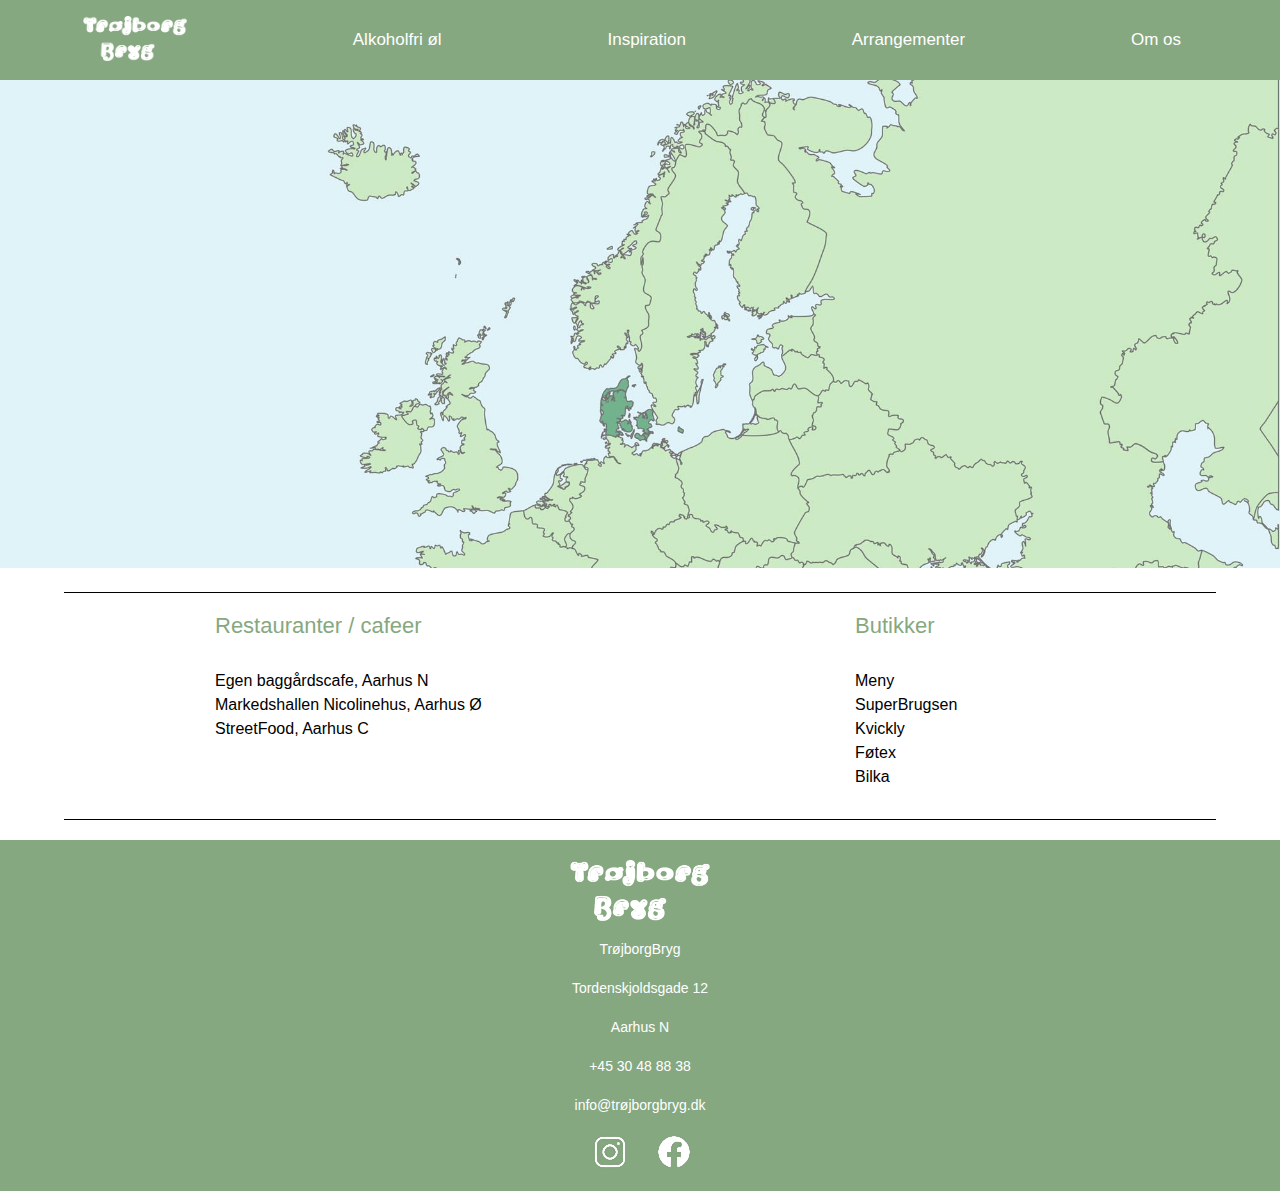
<file: Trojborgbryg/forhandlere.html>
<!DOCTYPE html>
<html lang="da">

<head>
    <meta charset="UTF-8">
    <meta name="viewport" content="width=device-width, initial-scale=1.0">
    <title>Øl forhandlere</title>
    <link rel="stylesheet" href="css/style.css">
    <script src="mobile-nav.js" defer></script>
</head>

<body>
    <!--Header-->
    <header>
        <div class="topnav" id="myTopnav">
            <div>
                <a href="index.html"><img src="img/trojborgbryg.png" alt="logo"></a>
            </div>
            <div class="dropdown">
                <button class="dropbtn">Alkoholfri øl
                    <i class="fa fa-caret-down"></i>
                </button>
                <div class="dropdown-content">
                    <a href="ombygning.html">Nyheder</a>
                    <a href="produkter.html">Vores udvalg</a>
                </div>
            </div>
            <div class="dropdown">
                <button class="dropbtn">Inspiration
                    <i class="fa fa-caret-down"></i>
                </button>
                <div class="dropdown-content">
                    <a href="ombygning.html">Anledninger</a>
                    <a href="opskrift.html">Opskrifter</a>
                </div>
            </div>
            <div class="dropdown">
                <button class="dropbtn">Arrangementer
                    <i class="fa fa-caret-down"></i>
                </button>
                <div class="dropdown-content">
                    <a href="ombygning.html">Løbeklub</a>
                    <a href="ombygning.html">Ølsmagning</a>
                </div>
            </div>
            <div class="dropdown">
                <button class="dropbtn">Om os
                    <i class="fa fa-caret-down"></i>
                </button>
                <div class="dropdown-content">
                    <a href="ombygning.html">Historie</a>
                    <a href="forhandlere.html">Forhandlere</a>
                    <a href="ombygning.html">Kontakt</a>
                </div>
            </div>
    
            <a href="javascript:void(0);" style="font-size:35px;" class="icon" onclick="myFunction()">&#9776;</a>
        </div>
    </header>


    <!--Kort inkl tekst-->

    <main>
        <div>
            <img class="forhandlere_kort" src="img/kort.jpg" alt="kort over forhandlere">
        </div>

        <div class="streg">
        </div>

        <div class="container_forhandlere">
            <div class="row_forhandlere">
                <h2 class="overskrift_forhandlere">Restauranter / cafeer</h2>
                <p class="tekst_forhandlere">Egen baggårdscafe, Aarhus N <br>
                    Markedshallen Nicolinehus, Aarhus Ø <br>
                    StreetFood, Aarhus C</p>
            </div>
            <div class="row_forhandlere">
                <h2 class="overskrift_forhandlere">Butikker</h2>
                <p class="tekst_forhandlere">Meny <br>
                    SuperBrugsen <br>
                    Kvickly<br>
                    Føtex <br>
                    Bilka</p>
            </div>
        </div>

        <div class="streg">
        </div>
    </main>


    <!--footer-->
    <footer class="footer">
        <div class="flexbox_footer">
            <img class="logo_footer" src="img/trojborgbryg.png" alt="logo">

            <div class="tekst_footer">
                <a class="footer_link" href="#" target="_blank">TrøjborgBryg</a><br>
                <a class="footer_link" href="https://www.google.com/maps/place/Tordenskjoldsgade+12,+8200+Aarhus/@56.1697259,10.2135178,17z/data=!3m1!4b1!4m6!3m5!1s0x464c3fbb0785b98f:0x820f1740a78024c9!8m2!3d56.1697259!4d10.2160927!16s%2Fg%2F11c5kqdrcd?entry=ttu" target="_blank">Tordenskjoldsgade 12</a><br>
                <a class="footer_link" href="https://www.google.com/maps/place/Tordenskjoldsgade+12,+8200+Aarhus/@56.1697259,10.2135178,17z/data=!3m1!4b1!4m6!3m5!1s0x464c3fbb0785b98f:0x820f1740a78024c9!8m2!3d56.1697259!4d10.2160927!16s%2Fg%2F11c5kqdrcd?entry=ttu" target="_blank">Aarhus N</a><br>
                <a class="footer_link" href="tel:+30488838"> +45 30 48 88 38</a><br>
                <a class="footer_link" href="mailto:info@trøjborgbryg.dk">info@trøjborgbryg.dk</a>
            </div>

            <div>
                <a href="#"><img id="socialemedier" src="img/socialmedier.png" alt="Instagram og facebook"></a>
            </div>
        </div>
    </footer>

</body>
</html>
</file>
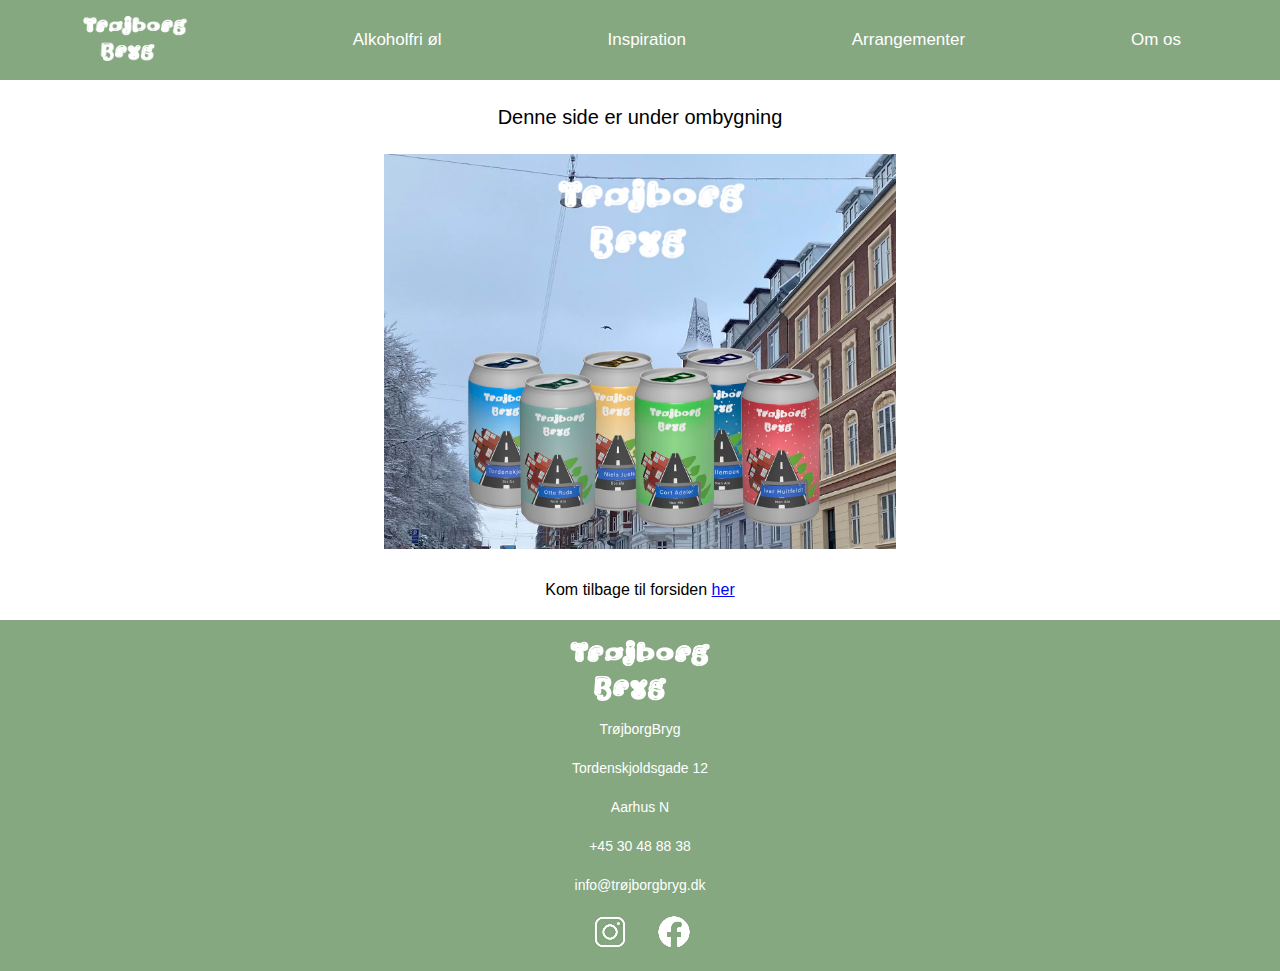
<file: Trojborgbryg/ombygning.html>
<!DOCTYPE html>
<html lang="da">

<head>
    <meta charset="UTF-8">
    <meta name="viewport" content="width=device-width, initial-scale=1.0">
    <title>Under ombygning</title>
    <link rel="stylesheet" href="css/style.css">
    <script src="mobile-nav.js" defer></script>
</head>

<body>

    <!--Header-->
    
    <header>
        <div class="topnav" id="myTopnav">
            <div>
                <a href="index.html"><img src="img/trojborgbryg.png" alt="logo"></a>
            </div>
            <div class="dropdown">
                <button class="dropbtn">Alkoholfri øl
                    <i class="fa fa-caret-down"></i>
                </button>
                <div class="dropdown-content">
                    <a href="ombygning.html">Nyheder</a>
                    <a href="produkter.html">Vores udvalg</a>
                </div>
            </div>
            <div class="dropdown">
                <button class="dropbtn">Inspiration
                    <i class="fa fa-caret-down"></i>
                </button>
                <div class="dropdown-content">
                    <a href="ombygning.html">Anledninger</a>
                    <a href="opskrift.html">Opskrifter</a>
                </div>
            </div>
            <div class="dropdown">
                <button class="dropbtn">Arrangementer
                    <i class="fa fa-caret-down"></i>
                </button>
                <div class="dropdown-content">
                    <a href="ombygning.html">Løbeklub</a>
                    <a href="ombygning.html">Ølsmagning</a>
                </div>
            </div>
            <div class="dropdown">
                <button class="dropbtn">Om os
                    <i class="fa fa-caret-down"></i>
                </button>
                <div class="dropdown-content">
                    <a href="ombygning.html">Historie</a>
                    <a href="forhandlere.html">Forhandlere</a>
                    <a href="ombygning.html">Kontakt</a>
                </div>
            </div>
    
            <a href="javascript:void(0);" style="font-size:35px;" class="icon" onclick="myFunction()">&#9776;</a>
        </div>
    </header>


    <!--Billede og tekst-->

    <main>
    <h2 class="ombygning_tekst">Denne side er under ombygning</h2>
    <img class="ombygning_billede" src="img/NedeEksamen.jpg" alt="billede af øl">
    <p class="ombygning_tekst1">Kom tilbage til forsiden <a class="ombygning_link" href="index.html">her</a></p>
    <br>
    </main>

    <!--footer-->
    <footer class="footer">
        <div class="flexbox_footer">
            <img class="logo_footer" src="img/trojborgbryg.png" alt="logo">

            <div class="tekst_footer">
                <a class="footer_link" href="#" target="_blank">TrøjborgBryg</a><br>
                <a class="footer_link" href="https://www.google.com/maps/place/Tordenskjoldsgade+12,+8200+Aarhus/@56.1697259,10.2135178,17z/data=!3m1!4b1!4m6!3m5!1s0x464c3fbb0785b98f:0x820f1740a78024c9!8m2!3d56.1697259!4d10.2160927!16s%2Fg%2F11c5kqdrcd?entry=ttu" target="_blank">Tordenskjoldsgade 12</a><br>
                <a class="footer_link" href="https://www.google.com/maps/place/Tordenskjoldsgade+12,+8200+Aarhus/@56.1697259,10.2135178,17z/data=!3m1!4b1!4m6!3m5!1s0x464c3fbb0785b98f:0x820f1740a78024c9!8m2!3d56.1697259!4d10.2160927!16s%2Fg%2F11c5kqdrcd?entry=ttu" target="_blank">Aarhus N</a><br>
                <a class="footer_link" href="tel:+30488838"> +45 30 48 88 38</a><br>
                <a class="footer_link" href="mailto:info@trøjborgbryg.dk">info@trøjborgbryg.dk</a>
            </div>

            <div>
                <a href="#"><img id="socialemedier" src="img/socialmedier.png" alt="Instagram og facebook"></a>
            </div>
        </div>
    </footer>

</body>
</html>
</file>
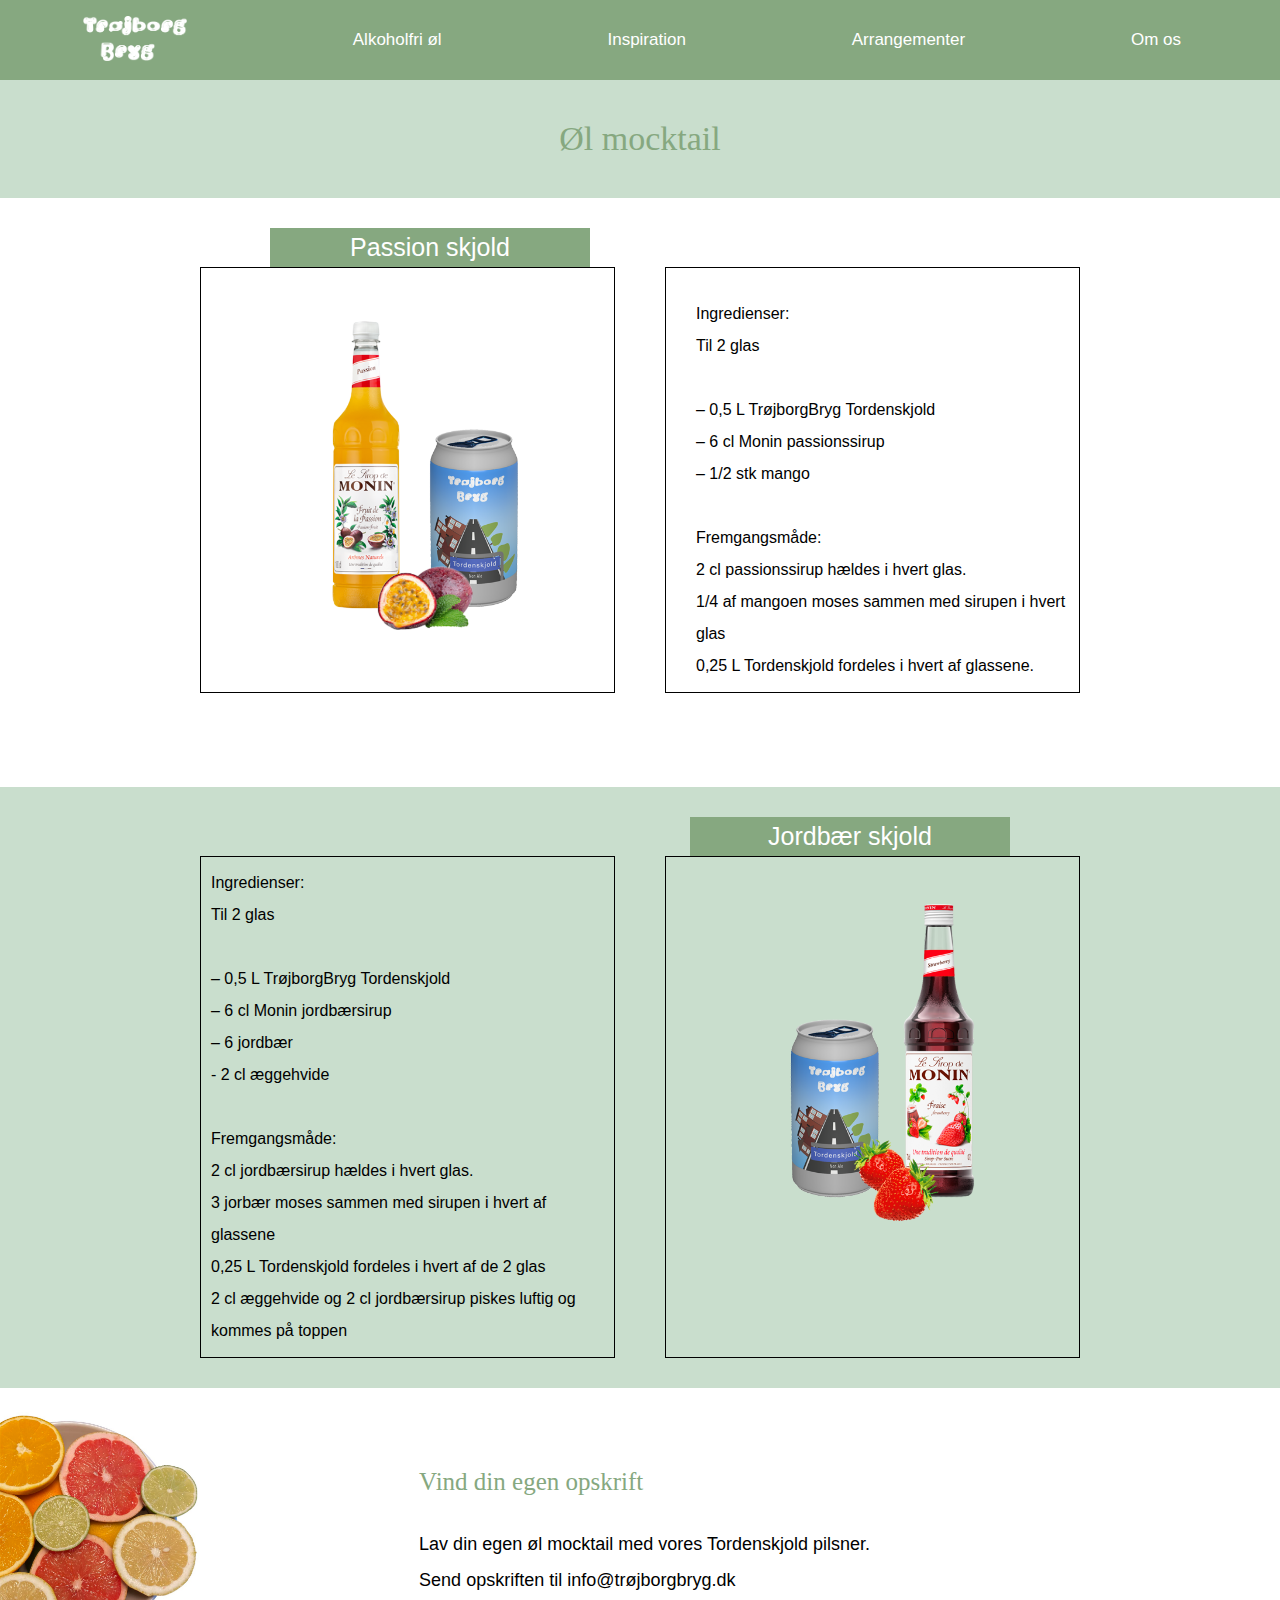
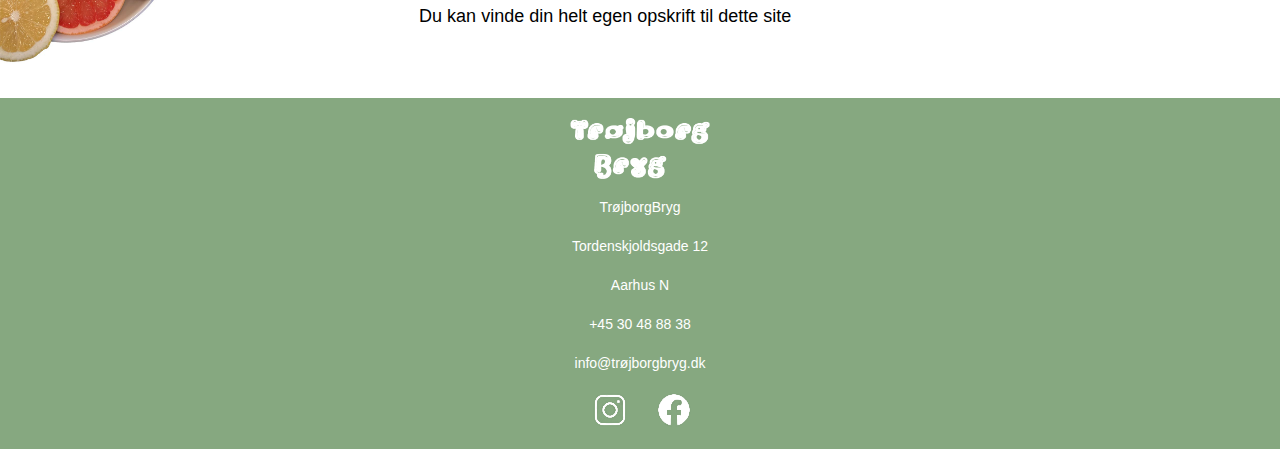
<file: Trojborgbryg/opskrift.html>
<!DOCTYPE html>
<html lang="da">

<head>
    <meta charset="UTF-8">
    <meta name="viewport" content="width=device-width, initial-scale=1.0">
    <title>Lav din egen øl</title>
    <link rel="stylesheet" href="css/style.css">
    <script src="mobile-nav.js" defer></script>
</head>

<body>

<!--Header-->

    <header>
        <div class="topnav" id="myTopnav">
            <div>
                <a href="index.html"><img src="img/trojborgbryg.png" alt="logo"></a>
            </div>
            <div class="dropdown">
                <button class="dropbtn">Alkoholfri øl
                    <i class="fa fa-caret-down"></i>
                </button>
                <div class="dropdown-content">
                    <a href="ombygning.html">Nyheder</a>
                    <a href="produkter.html">Vores udvalg</a>
                </div>
            </div>
            <div class="dropdown">
                <button class="dropbtn">Inspiration
                    <i class="fa fa-caret-down"></i>
                </button>
                <div class="dropdown-content">
                    <a href="ombygning.html">Anledninger</a>
                    <a href="opskrift.html">Opskrifter</a>
                </div>
            </div>
            <div class="dropdown">
                <button class="dropbtn">Arrangementer
                    <i class="fa fa-caret-down"></i>
                </button>
                <div class="dropdown-content">
                    <a href="ombygning.html">Løbeklub</a>
                    <a href="ombygning.html">Ølsmagning</a>
                </div>
            </div>
            <div class="dropdown">
                <button class="dropbtn">Om os
                    <i class="fa fa-caret-down"></i>
                </button>
                <div class="dropdown-content">
                    <a href="ombygning.html">Historie</a>
                    <a href="forhandlere.html">Forhandlere</a>
                    <a href="ombygning.html">Kontakt</a>
                </div>
            </div>

            <a href="javascript:void(0);" style="font-size:35px;" class="icon" onclick="myFunction()">&#9776;</a>
        </div>
    </header>

    <!--Drik 1-->

    <main>
        <h1 class="overskrift_opskrift">Øl mocktail</h1>
        <h2 class="drinks_navn">Passion skjold</h2>
        <div class="container_opskrift1">
            <div class="opskrift_billede1">
                <img src="img/drink1.png" alt="Drink med passion">
            </div>

            <div class="opskrift_tekst1">
                <p>Ingredienser: <br>
                    Til 2 glas <br>
                    <br>
                    – 0,5 L TrøjborgBryg Tordenskjold <br>
                    – 6 cl Monin passionssirup <br>
                    – 1/2 stk mango <br>
                    <br>
                    Fremgangsmåde: <br>
                    2 cl passionssirup hældes i hvert glas. <br>
                    1/4 af mangoen moses sammen med sirupen i hvert glas <br>
                    0,25 L Tordenskjold fordeles i hvert af glassene.<br>
                </p>
            </div>
        </div>

    <!--Drink 2-->
        <div class="container_opskrift_overskrift">
            <h2 class="drinks_navn2">Jordbær skjold</h2>
        </div>
        <div class="container_opskrift2">
                <div class="opskrift_billede2">
                    <img src="img/drink4.png" alt="Drink med passion">
                </div>

            <div class="opskrift_tekst2">
                <p>Ingredienser: <br>
                    Til 2 glas <br>
                    <br>
                    – 0,5 L TrøjborgBryg Tordenskjold <br>
                    – 6 cl Monin jordbærsirup <br>
                    – 6 jordbær <br>
                    - 2 cl æggehvide <br>
                    <br>
                    Fremgangsmåde:<br>
                    2 cl jordbærsirup hældes i hvert glas.<br>
                    3 jorbær moses sammen med sirupen i hvert af glassene<br>
                    0,25 L Tordenskjold fordeles i hvert af de 2 glas<br>
                    2 cl æggehvide og 2 cl jordbærsirup piskes luftig 
                    og kommes på toppen<br>
                </p>
            </div>
        </div>

    <!-- Konkurrence felt-->

        <div class="container_vind">
            <div class="vind_billede">
                <img class="billede_vind" src="img/frugterOpskrift.jpg" alt="frugter">
            </div>
            <div class="vind_tekst">
                <h2 class="overskrift_vind">Vind din egen opskrift</h2>
                <p>
                    Lav din egen øl mocktail med vores Tordenskjold pilsner. 
                    <br>
                    Send opskriften til info@trøjborgbryg.dk 
                    <br>
                    Du kan vinde din helt egen opskrift til dette site
                </p>
            </div>
        </div>
    </main>

    <!--footer-->
    <footer class="footer">
        <div class="flexbox_footer">
            <img class="logo_footer" src="img/trojborgbryg.png" alt="logo">

            <div class="tekst_footer">
                <a class="footer_link" href="#" target="_blank">TrøjborgBryg</a><br>
                <a class="footer_link" href="https://www.google.com/maps/place/Tordenskjoldsgade+12,+8200+Aarhus/@56.1697259,10.2135178,17z/data=!3m1!4b1!4m6!3m5!1s0x464c3fbb0785b98f:0x820f1740a78024c9!8m2!3d56.1697259!4d10.2160927!16s%2Fg%2F11c5kqdrcd?entry=ttu" target="_blank">Tordenskjoldsgade 12</a><br>
                <a class="footer_link" href="https://www.google.com/maps/place/Tordenskjoldsgade+12,+8200+Aarhus/@56.1697259,10.2135178,17z/data=!3m1!4b1!4m6!3m5!1s0x464c3fbb0785b98f:0x820f1740a78024c9!8m2!3d56.1697259!4d10.2160927!16s%2Fg%2F11c5kqdrcd?entry=ttu" target="_blank">Aarhus N</a><br>
                <a class="footer_link" href="tel:+30488838"> +45 30 48 88 38</a><br>
                <a class="footer_link" href="mailto:info@trøjborgbryg.dk">info@trøjborgbryg.dk</a>
            </div>

            <div>
                <a href="#"><img id="socialemedier" src="img/socialmedier.png" alt="Instagram og facebook"></a>
            </div>
        </div>
    </footer>

</body>
</html>
</file>
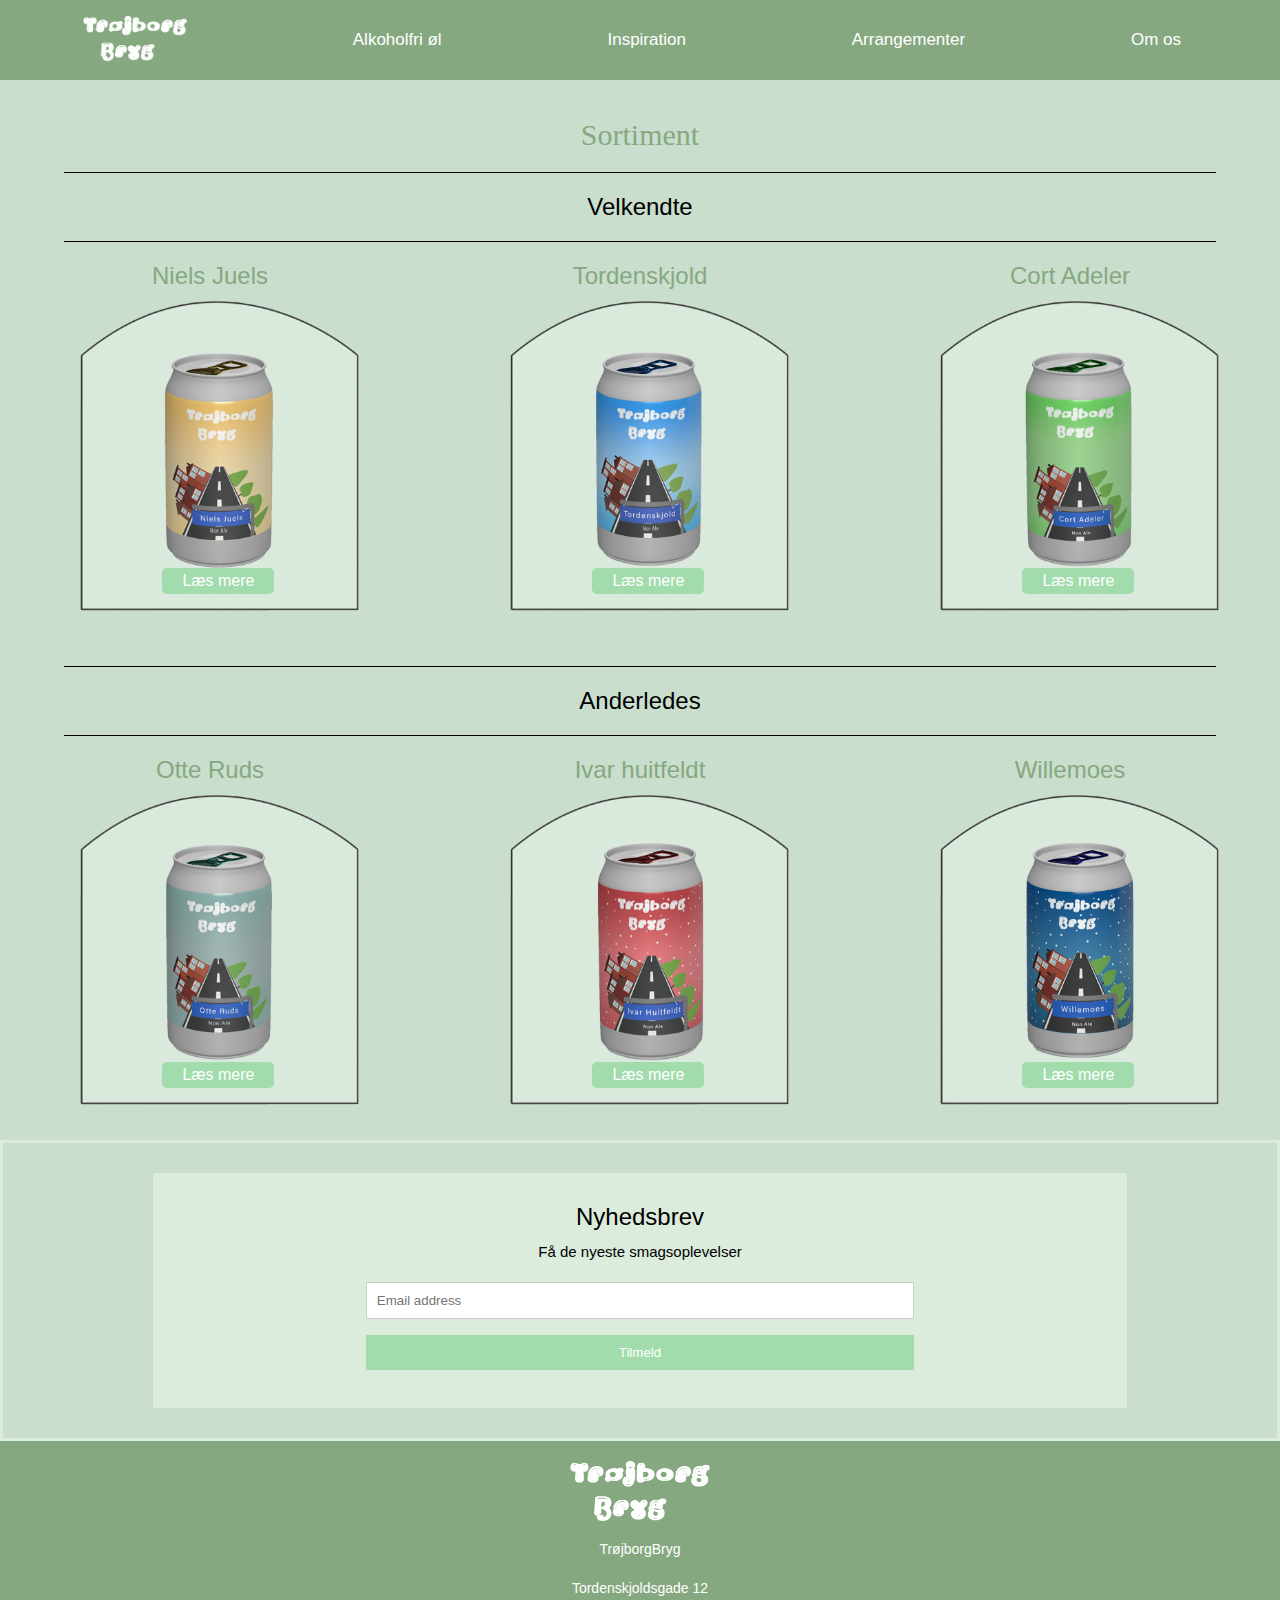
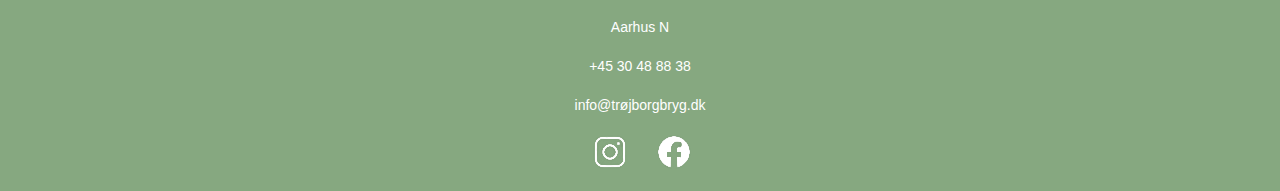
<file: Trojborgbryg/produkter.html>
<!DOCTYPE html>
<html lang="da">

<head>
    <meta charset="UTF-8">
    <meta name="viewport" content="width=device-width, initial-scale=1.0">
    <title>Udvalg af alkoholfrie øl</title>
    <link rel="stylesheet" href="css/style.css">
    <script src="mobile-nav.js" defer></script>
</head>

<body>

<!--Header-->

    <header>
        <div class="topnav" id="myTopnav">
            <div>
                <a href="index.html"><img src="img/trojborgbryg.png" alt="logo"></a>
            </div>
            <div class="dropdown">
                <button class="dropbtn">Alkoholfri øl
                    <i class="fa fa-caret-down"></i>
                </button>
                <div class="dropdown-content">
                    <a href="ombygning.html">Nyheder</a>
                    <a href="produkter.html">Vores udvalg</a>
                </div>
            </div>
            <div class="dropdown">
                <button class="dropbtn">Inspiration
                    <i class="fa fa-caret-down"></i>
                </button>
                <div class="dropdown-content">
                    <a href="ombygning.html">Anledninger</a>
                    <a href="opskrift.html">Opskrifter</a>
                </div>
            </div>
            <div class="dropdown">
                <button class="dropbtn">Arrangementer
                    <i class="fa fa-caret-down"></i>
                </button>
                <div class="dropdown-content">
                    <a href="ombygning.html">Løbeklub</a>
                    <a href="ombygning.html">Ølsmagning</a>
                </div>
            </div>
            <div class="dropdown">
                <button class="dropbtn">Om os
                    <i class="fa fa-caret-down"></i>
                </button>
                <div class="dropdown-content">
                    <a href="ombygning.html">Historie</a>
                    <a href="forhandlere.html">Forhandlere</a>
                    <a href="ombygning.html">Kontakt</a>
                </div>
            </div>

            <a href="javascript:void(0);" style="font-size:35px;" class="icon" onclick="myFunction()">&#9776;</a>
        </div>
    </header>

<!--Main - Produktudvalg-->
    <main> 
        <div class="baggrund_farve">
            
            <h1 class="overskrift_produkter">Sortiment</h1>
    
            <div class="streg">
            </div>
            <h2 class="kategori_ol">Velkendte</h2>
            <div class="streg">
            </div>

            <div class="produkter_udvalg">
                <div class="produkter">
                    <h3>Niels Juels</h3>
                    <img class="produkter_velkendte" src="img/gulol.png" alt="gul øl">
                    <div class="button_produkter">
                        <a href="beskrivelsegul.html" class="produkter_button">Læs mere</a>
                    </div>
                </div>
                <div class="produkter">
                    <h3>Tordenskjold</h3>
                    <img class="produkter_velkendte" src="img/blaaol.png" alt="blå øl">
                    <div class="button_produkter">
                        <a href="beskrivelselys.html" class="produkter_button">Læs mere</a>
                    </div>
                </div>
                <div class="produkter">
                    <h3>Cort Adeler</h3>
                    <img class="produkter_velkendte" src="img/gronol.png" alt="grøn øl">
                    <div class="button_produkter">
                    <a href="beskrivelsegron.html" class="produkter_button">Læs mere</a>
                    </div>
                </div>
            </div>

        <div class="streg">
        </div>
        <h2 class="kategori_ol">Anderledes</h2>
        <div class="streg"></div>

        <div class="produkter_udvalg">
            <div class="produkter">
                <h3>Otte Ruds</h3>
                <img class="produkter_velkendte" src="img/graaol.png" alt="Grå øl">
                <div class="button_produkter">
                <a href="beskrivelsegraa.html" class="produkter_button">Læs mere</a>
                </div>
            </div>
            <div class="produkter">
                <h3>Ivar huitfeldt</h3>
                <img class="produkter_velkendte" src="img/rodol.png" alt="Rød øl">
                <div class="button_produkter">
                <a href="beskrivelseRod.html" class="produkter_button">Læs mere</a>
                </div>
            </div>
            <div class="produkter">
                <h3>Willemoes</h3>
                <img class="produkter_velkendte" src="img/morkblaaol.png" alt="Mørk blå øl">
                <div class="button_produkter">
                <a href="beskrivelseblaa.html" class="produkter_button">Læs mere</a>
                </div>
            </div>
        </div>
    </div>

    <!--Nyhedsbrev-->

        <form class="baggrund_nyhed" action="/action_page.php">
            <div class="nyhedsbrev">
            <h2>Nyhedsbrev</h2>
            <p>Få de nyeste smagsoplevelser</p>
            <input type="text" placeholder="Email address" name="mail" required>
            <input type="submit" value="Tilmeld">
            </div>
        </form>

    </main>


    <!--footer-->
    <footer class="footer">
        <div class="flexbox_footer">
            <img class="logo_footer" src="img/trojborgbryg.png" alt="logo">

            <div class="tekst_footer">
                <a class="footer_link" href="#" target="_blank">TrøjborgBryg</a><br>
                <a class="footer_link" href="https://www.google.com/maps/place/Tordenskjoldsgade+12,+8200+Aarhus/@56.1697259,10.2135178,17z/data=!3m1!4b1!4m6!3m5!1s0x464c3fbb0785b98f:0x820f1740a78024c9!8m2!3d56.1697259!4d10.2160927!16s%2Fg%2F11c5kqdrcd?entry=ttu" target="_blank">Tordenskjoldsgade 12</a><br>
                <a class="footer_link" href="https://www.google.com/maps/place/Tordenskjoldsgade+12,+8200+Aarhus/@56.1697259,10.2135178,17z/data=!3m1!4b1!4m6!3m5!1s0x464c3fbb0785b98f:0x820f1740a78024c9!8m2!3d56.1697259!4d10.2160927!16s%2Fg%2F11c5kqdrcd?entry=ttu" target="_blank">Aarhus N</a><br>
                <a class="footer_link" href="tel:+30488838"> +45 30 48 88 38</a><br>
                <a class="footer_link" href="mailto:info@trøjborgbryg.dk">info@trøjborgbryg.dk</a>
            </div>

            <div>
                <a href="#"><img id="socialemedier" src="img/socialmedier.png" alt="Instagram og facebook"></a>
            </div>
        </div>
    </footer>

</body>
</html>
</file>
<file: Trojborgbryg/css/style.css>
/* Reset */
* {
    margin: 0;
    padding: 0;
    box-sizing: border-box;
  }
  /* Reset stopper her */
  
html {
    scroll-behavior: smooth;
}

body {
    font-family: 'Montserrat', sans-serif;
    font-weight: 200;
    background-color: white;
    color: black;
}

p {
    font-weight: 300;
    font-size: 0.75em;
    line-height: 1.5;
}

a {
    color: blue;
    text-decoration: none;
}

h1,
h2{
    font-weight: 200;
}

h3 {
    text-align: center;
    color: #86a880;
    font-weight: bolder;
    font-size: 24px;
}

#backButton {
    position: absolute;
    top: 100px;
    left: 10px;
    padding: 10px;
    background-color: #86a880;
    color: white;
    cursor: pointer;
    border-radius: 10px;
    z-index: 100;
}

/*------------*/
/*-- Header --*/
/*------------*/

header {
    position: sticky;
    top: 0;
    width: 100%;
    z-index: 1;
}

.topnav {
    overflow: hidden;
    background-color: #86a880;
    padding: 1rem;
    display: flex;
    flex-direction: row;
    justify-content: space-around;
    
}

.topnav img {
    width: 120px;
    display: block;
    padding-right: 1rem;
}

.topnav a {
    float: left;
    display: block;
    color: #f2f2f2;
    text-align: center;
    text-decoration: none;
    font-size: 17px;
}

.topnav .icon {
    display: none;
}

.dropdown {
    float:left;
    overflow: hidden;
}

.dropdown .dropbtn {
    font-size: 17px;
    border: none;
    outline: none;
    color: white;
    padding: 14px 16px;
    background-color: inherit;
    font-family: inherit;
    margin: auto;
}

.dropdown-content {
    display: none;
    position: absolute;
    background-color: #f9f9f9;
    min-width: 160px;
    box-shadow: 0px 8px 16px 0px rgba(0, 0, 0, 0.2);
    z-index: 1;
}

.dropdown-content a {
    float: none;
    color: black;
    padding: 12px 16px;
    text-decoration: none;
    display: block;
    text-align: left;
}

.topnav a:hover,
.dropdown:hover .dropbtn {
    background-color: #555;
    color: white;
}

.dropdown-content a:hover {
    background-color: #ddd;
    color: black;
}

.dropdown:hover .dropdown-content {
    display: block;
}

/*------------*/
/*-- Footer --*/
/*------------*/

footer{
    background-color: #86a880;
}

.logo_footer {
    width: 90px;
    height: auto;
    margin: 20px;
}

.flexbox_footer {
    display: flex;
    flex-direction: column;
    align-items: center;
}

.footer_link {
    font-size: 14px;
    color: white;
    display:flex;
    justify-content: center;
    align-items: center;
}

#socialemedier {
    height: 40%;
    width: auto;
    margin: 10px;
}

/*-------------*/
/*-- Forside --*/
/*-------------*/

.forside_storbillede {
    max-width: 100%;
    height: auto;
    display: block;
    padding-bottom: 5%;
  }

.forside_overskrift {
    text-align: center;
    font-size: 17px;
}
/*---- forside velkommen tekst + button -----*/

.forside_velkommen {
    font-size: 13px;
    text-align: center;
    padding-top: 2%;
    margin: 1% 10% 5% 10%;
    line-height: 2;
  }

.button_forside {
    display: flex;
    align-items: center;
    justify-content: center;
}

.velkommen_button {
    padding: 10px 40px;
    margin-bottom: 5%;
    font-size: 12px;
    background-color: #a2dcad;
    color: white;
    border: black;
    border-radius: 10px;
    cursor: pointer;
    transition: background-color 0.3s ease;
}

.velkommen_button:hover {
    background-color:#86a880;
}

/*-- Forside naturikoner --*/

.container_naturikoner {
    background-color: #c9decd;
    padding: 10px;
    margin-bottom: 5%;
    border: black;
}

.naturikoner {
    display: flex;
    justify-content: space-around;
}

.billedeogtekst{
    text-align: center;
}

.natur_tekst {
    font-size: 10px;
}

.billedeogtekst img {
    width: 40%;
    max-width: 200px;
    height: auto;
    margin-bottom: 10px;
}

/*-- Forside billede collage og tekst --*/

.container_forside_nede {  
    display: grid;
    grid-template-columns: 1fr;
    grid-template-rows: auto;
    gap: 0px 0px;
    grid-template-areas:
      "forside_tekst1"
      "forside_billede1"
      "forside_tekst2"
      "forside_billede2"
      "forside_tekst3"
      "forside_billede3";
  }
  
  .forside_tekst1 { grid-area: forside_tekst1; }
  
  .forside_billede1 { grid-area: forside_billede1; }
  
  .forside_tekst2 { grid-area: forside_tekst2; }
  
  .forside_billede2 { grid-area: forside_billede2; }
  
  .forside_tekst3 { grid-area: forside_tekst3; }
  
  .forside_billede3 { grid-area: forside_billede3; }
  
  
.overskrift_viden  {
    font-size: 20px;
    text-align: center;
    padding-top: 20px;
    color: #86a880;
    font-weight:bolder;
}

.tekst_viden{
    font-size: 12px;
    text-align: center;
    padding: 15px 30px 15px 30px;
    line-height: 2;
  }

.billeder_container {
    width: 100%;
    height: auto;
}
  
/*--------------*/
/*-- Produkter--*/
/*--------------*/

.baggrund_farve {
    background-color: #c9decd;
}

.overskrift_produkter {
    font-family: "Obviously";
    color: #86a880;
    text-align: center;
    font-size: 32px;
    padding-top: 3%;
}

.kategori_ol {
    text-align: center;
    color: black;
    font-size: 18px;
}

/*--Produkter - Velkendte øl--*/

.produkter_velkendte {
 width: 100%;
 height: auto;
}

.produkter_udvalg {
    display: grid;
    grid-template-columns: repeat(1, minmax(100px, 1fr));
    gap: 10px;
}

/*-- Produkter - Billeder --*/

.produkter {
    position: relative;
}

/*-- Produkter - Button --*/

.produkter_button {
    position: absolute;
    top: 83%;
    left: 52%;
    transform: translate(-50%, -50%);
    background-color: #a2dcad;
    color: white;
    font-size: 16px;
    padding: 4px 20px;
    border: none;
    cursor: pointer;
    border-radius: 5px;
  }
  
  .produkter_button:hover {
    background-color: #86a880;
  }

/*-- Produkter - Nyhedsbrev--*/

form {
    border: 3px solid #dbebdc;
    text-align: center;
  }
  
  .nyhedsbrev {
    padding: 20px;
    background-color: #dbebdc;
    margin: 20px;
  }

  .baggrund_nyhed {
    background-color: #c9decd;
  }
  
  input[type=text], input[type=submit] {
    width: 100%;
    padding: 10px;
    margin: 8px 0;
    display: inline-block;
    border: 1px solid #ccc;
    box-sizing: border-box;
  }
  
  input[type=checkbox] {
    margin-top: 16px;
  }
  
  input[type=submit] {
    background-color: #a2dcad;
    color: white;
    border: none;
  }
  
  input[type=submit]:hover {
    opacity: 0.8;
    background-color: #86a880;
  }

/*---------------------------*/
/*-- Beskrivelse af produkt--*/
/*---------------------------*/

/*-- Beskrivelse af produkt - Baggrund --*/

.bg_image {
    margin: 0; 
    padding: 0; 
    background-size: cover; 
    background-position: center; 
    height: 190vh;
    position: relative;
}

/* Beskrivelse af produkt - Container --*/

.background_container {
    position: static;
}

.flex-container_beskrivelse {
    display:flex;
    flex-direction: column-reverse;
    position: absolute;
    top: 55%;
    left: 50%;
    transform: translate(-50%, -50%);
    background-color: #c9decd; 
    border-radius: 40px;
    margin-top: 50%;
}

.kolonne_beskrivelse {
    flex: 1;
    padding: 20px;
}

.natur_img {
    max-width: 100%;
    height: 100%;
}

.be_ol_img {
    max-width: 250px;
}

.kolonne_beskrivelse button{
    display: block;
    margin-left: 50%;
    transform: translate(-50%, -50%);
    background-color: #86a880;
    color: white;
    font-size: 14px;
    padding: 4px 30px;
    border: none;
    border-radius: 5px;
}

.kolonne_beskrivelse h4 {
    font-family: Obviously;
    color: #86a880;
    font-size: 12px;
    margin-bottom: 5%;
    margin-top: 4%;
}

.kolonne_beskrivelse p {
    font-size: 11px;
}

.aroma_anledninger_container{
    display: flex;
    flex-direction: row-reverse;
    justify-content: space-around;
    
}

/*-- Beskrivelse af produkter - Ingredienser--*/

.grid_container_ingredienser {
    display: grid;
    grid-template-columns: repeat(2, 1fr);
    margin: 2% 20%;
    position: absolute;
    transform: translateX(-50%);
    top: 150%;
    left: 30%;
}

.grid-tekst_ingredienser {
    background-color: #c9decd;
    padding: 20px;
    border-radius: 10px;
    margin: 5px;
    box-shadow: 0 4px 8px rgba(0, 0, 0,0.1);
    text-align: center;
}

.ingredienser {
    font-family: Obviously;
    color: #86a880;
    font-size: 18px;
    margin-top: 4%;
    position: absolute;
    top: 144%;
    left: 50%;
    transform: translate(-50%, -50%);
}

/*-------------*/
/*-- Opskrift--*/
/*-------------*/

.overskrift_opskrift {
    font-family: Obviously;
    color: #86a880;
    text-align: center;
    font-size: 22px;
    background-color: #c9decd;
    padding: 40px;
    margin-bottom: 30px;
}

.drinks_navn, .drinks_navn2 {
    background-color: #86a880;
    width: 50%;
    margin: 0 auto;
    font-size: 20px;
    color: white;
    margin-top: 5%;
    padding: 5px;
    text-align: center;
}

/*-- Opskrift - Drink 1 --*/

.container_opskrift1 {
    display: grid;
    grid-template-columns: 1fr;
    grid-template-rows: 1fr 1fr;
    gap: 10px;
    grid-template-areas:
      "opskrift_billede1"
      "opskrift_tekst1";
      padding: 0px 30px 0px 30px;
  }
  
  .opskrift_billede1 { 
    border: 1px solid black;
  }
  
  .opskrift_billede1 img {
    max-width: 100%; 
    height: auto; 
  }
  
  .opskrift_tekst1 { 
    border: 1px solid black;
    padding: 10px;
    margin-bottom: 30px;
  }
  
  .opskrift_tekst1 p{
    line-height: 2;
    font-size: 11px;
  }

  /*-- Opskrift - Drink 2 --*/

  .container_opskrift2 {
    display: grid;
    grid-template-columns: 1fr;
    grid-template-rows: 1fr 1fr;
    gap: 10px;
    grid-template-areas:
      "opskrift_billede2"
      "opskrift_tekst2";
      padding: 0px 30px 30px 30px;
      background-color: #c9decd;
  }
  
  .opskrift_billede2 { 
    border: 1px solid black;
  }
  
  .opskrift_billede2 img {
    max-width: 100%;
    height: auto;
  }
  
  .opskrift_tekst2 { 
    border: 1px solid black;
    padding: 10px;
  }
  
  .opskrift_tekst2 p{
    line-height: 2;
    font-size: 11px;
  }

  .container_opskrift_overskrift {
    background-color: #c9decd;
    padding-top: 30px;
  }

  /*-- Opskrift - konkurrence --*/

  .container_vind {
    display: grid;
    grid-template-columns: auto;
    grid-template-rows: 1fr;
    gap: 10px;
    grid-template-areas:
      "vind_billede vind_tekst";
      padding-right: 10px;
  }

  .vind_billede img {
    max-width: 80%;
    height: auto;
    margin: 20px 0px 20px 0px
  }
  
  .vind_tekst h2 {
    font-family: Obviously;
    color: #86a880;
    font-size: 14px;
    margin-bottom: 5px;
    margin-top: 30px;
  }

  .vind_tekst p {
    font-size: 12px;
    line-height: 2;
  }
  
/*----------------*/
/*-- Forhandlere--*/
/*----------------*/

 .forhandlere_kort {
    width: 100%;
    height: auto;
 }

 /*-- Forhandlere streg --*/

 .streg {
    width: 90%; 
    height: 1px; 
    background-color: #000; 
    margin: 0 auto; /* Centrerer stregen ved at bruge automatisk margi */
    margin-top: 20px;
    margin-bottom: 20px;
}

/*-- Forhandlere tekst container --*/

.container_forhandlere {
    display: flex;
    flex-direction: column; 
}

.row {
    padding: 15px; 
    box-sizing: border-box; 
    border: 0px solid #ccc; 
}

.overskrift_forhandlere {
    text-align: left;
    margin-left: 40px;
    margin-bottom: 10px;
    color: #86a880;
    font-size: 16px;
}

.tekst_forhandlere {
    text-align: left;
    margin-left: 40px;
    margin-bottom: 10px;
    font-size: 12px;
}

/*--------------*/
/*-- Ombygning--*/
/*--------------*/

.ombygning_tekst {
    text-align: center;
    margin-top: 2%;
    font-size: 16px;
  }

  .ombygning_tekst1 {
    text-align: center;
    margin-top: 2%;
  }

  .ombygning_billede {
    margin-left: 20%;
    margin-top: 2%;
    max-width: 60%;
  }
  
.ombygning_link {
    text-decoration:underline;
}


@media screen and (max-width: 768px) {
    .topnav a:not(:first-child),
    .dropdown .dropbtn {
        display: none;
    }

    .topnav a.icon {
        float: right;
        display: block;
    }
    .topnav {
        display: block;
        flex-direction: column;
    }
}


@media screen and (max-width: 768px) {
    .topnav.responsive {
        position: relative;
    }

    .topnav.responsive .icon {
        position: absolute;
        right: 0;
        top: 0;
    }

    .topnav.responsive a {
        float: none;
        display: block;
        text-align: left;
    }

    .topnav.responsive .dropdown {
        float: none;
    }

    .topnav.responsive .dropdown-content {
        position: relative;
    }

    .topnav.responsive .dropdown .dropbtn {
        display: flex;
        flex-direction: column;
        justify-content: center;
        align-items: center;
        width: 100%;
        text-align: center;
    }
}

@media screen and (min-width: 768px) {

/*------------*/
/*-- footer --*/
/*------------*/

.logo_footer {
    width: 140px;

}

.tekst_footer {
    font-size: 20px;
}

/*-------------*/
/*-- Forside --*/
/*-------------*/


.forside_overskrift {
    font-size: 35px;
}

/*---- forside velkommen tekst + button -----*/

.forside_velkommen {
    font-size: 17px;
    margin: 0% 25% 2% 25%;
}
    
.velkommen_button {
    padding: 10px 60px;
    font-size: 17px;
}

/*-- Forside naturikoner --*/

.container_naturikoner {
    padding: 20px;
    margin-bottom: 0%;
}

.natur_tekst {
    font-size: 15px;
}

.billedeogtekst img {
    width: 50%;
}

/*-- Forside om bryggeret bokse --*/

.container_forside_nede {  
    display: grid;
    grid-template-columns: 1fr 1fr 1fr;
    grid-template-rows: 1fr 1fr;
    gap: 0px 0px;
    grid-template-areas:
      "forside_tekst1 forside_billede2 forside_tekst3"
      "forside_billede1 forside_tekst2 forside_billede3";
  }
  
  .forside_tekst1 { grid-area: forside_tekst1; }
  
  .forside_billede1 { grid-area: forside_billede1; }
  
  .forside_billede2 { grid-area: forside_billede2; }
  
  .forside_tekst2 { grid-area: forside_tekst2; }
  
  .forside_tekst3 { grid-area: forside_tekst3; }
  
  .forside_billede3 { grid-area: forside_billede3; }
  

  .overskrift_viden  {
    font-size: 24px;
    padding-top: 40px;
}

.tekst_viden{
    font-size: 14px;
    text-align: center;
    padding: 20px 30px 15px 30px;
  }
  

/*---------------*/
/*-- Produkter --*/
/*---------------*/

.overskrift_produkter {
    padding-top: 3%;
    font-size: 30px;
}

.produkter_udvalg {
    grid-template-columns: repeat(3, 1fr);
}

.kategori_ol {
    font-size: 24px;
}

/*-- Produkter - Nyhedsbrev--*/
  
  .nyhedsbrev {
    padding: 30px;
    background-color: #dbebdc;
    margin: 30px 150px;
  }

  .nyhedsbrev p{
    font-size: 15px;
    margin: 10px 0pc 10px 0px;
  }
  
  input[type=text], input[type=submit] {
    width: 60%;
    padding: 10px;
    margin: 8px 0;
    display: inline-block;
    border: 1px solid #ccc;
    box-sizing: border-box;
  }
  
  input[type=checkbox] {
    margin-top: 16px;
  }
  
  input[type=submit] {
    background-color: #a2dcad;
    color: white;
    border: none;
  }
  
  input[type=submit]:hover {
    opacity: 0.8;
    background-color: #86a880;
  }

/*----------------------------*/
/*-- beskrivelse af produkt --*/
/*----------------------------*/

/*-- Beskrivelse af produkt - Baggrund --*/

.bg_image {
    height: 40%;
}

/* Beskrivelse af produkt - Container --*/

.flex-container_beskrivelse {
    flex-direction: row;
    margin-top: 10%;
    padding: 50px;
    top: 50%;
}

.be_ol_img {
    max-width: 400px;
}
.kolonne_beskrivelse button{
    margin-left: 53%;
    font-size: 16px;
    padding: 6px 40px;
}

.kolonne_beskrivelse h4 {
    font-size: 16px;
    margin-bottom: 5%;
    margin-top: 4%;
    padding: 0px 20px 0px 0px;
}

.kolonne_beskrivelse p {
    font-size: 13px;
    padding: 0px 20px 0px 0px;
}

.aroma_anledninger_container{
    flex-direction: row-reverse;
    padding: 10px;
}

.ingredienser {
    font-size: 20px;
    margin-top: 4%;
    top: 120%;

}  

/*-- Beskrivelse af produkter - Grid --*/

.grid_container_ingredienser {
    grid-template-columns: repeat(5, 1fr);
    top: 130%;
}

.grid-tekst_ingredienser {
    padding: 20px;
    margin: 10px;
    font-size: 20px;
}

/*--------------*/
/*-- Opskrift --*/
/*--------------*/

.overskrift_opskrift {
    font-size: 34px;
}

.drinks_navn {
    width: 25%;
    font-size: 25px;
    margin-top: 0%;
    padding: 5px;
    margin-left: 270px;
    margin-bottom: 0px;
}

.drinks_navn2 {
    width: 25%;
    font-size: 25px;
    margin-top: 0%;
    padding: 5px;
    margin-right: 270px;
    margin-bottom: 0px;
}
.container_opskrift1 {  display: grid;
    grid-template-columns: 1fr 1fr;
    grid-template-rows: 1fr;
    gap: 0px 50px;
    padding: 0px 200px 30px 200px;
    margin-bottom: 5%;
    grid-template-areas:
      "opskrift_billede1 opskrift_billede2";
  }
  
  .opskrift_billede1 { grid-area: opskrift_billede1; }
  
  .opskrift_billede2 { grid-area: opskrift_billede2; }
  
  .container_opskrift2 {  display: grid;
    grid-template-columns: 1fr 1fr;
    grid-template-rows: 1fr;
    gap: 0px 50px;
    padding: 0px 200px 30px 200px;
    grid-template-areas:
      "opskrift_tekst2 opskrift_billede2";
  }
  
  .opskrift_tekst2 { grid-area: opskrift_tekst2; }

  
  .opskrift_billede2 { grid-area: opskrift_billede2; }
  
  .opskrift_tekst1 { 
    padding: 30px 10px 10px 30px;
    margin-bottom: 0px;
  }

  .opskrift_tekst2 p{
    font-size: 16px;
  }

  .opskrift_tekst1 p {
    font-size: 16px;
  }
  
  .opskrift_tekst2 { 
    padding: 10px;
  }

  .vind_billede img {
    max-width:50%;
    height: auto;
    margin: 20px 0px 20px 0px
  }
  
  .vind_tekst h2 {
    font-family: Obviously;
    color: #86a880;
    font-size: 25px;
    margin-bottom: 5px;
    margin-top: 80px;
  }

  .vind_tekst p {
    font-size: 18px;
    padding-right: 400px;
    line-height: 2;
    margin-top: 30px;
  }

/*-----------------*/
/*-- Forhandlere --*/
/*-----------------*/

.container_forhandlere {
    flex-direction: row; 
}

.row_forhandlere {
    flex: 1;
    margin: 0 15px; 
}

.overskrift_forhandlere {
    margin-bottom: 30px;
    font-size: 22px;
    margin-left: 200px;
}

.tekst_forhandlere {
    margin-bottom: 10px;
    font-size: 16px;
    margin-left: 200px;
}

/*----------------------------------------------*/
/*-- Billede til sider er ikke er programmeret--*/
/*----------------------------------------------*/

.ombygning_tekst {
    text-align: center;
    font-size: 20px;
  }

  .ombygning_tekst1 {
    text-align: center;
    margin-top: 2%;
    font-size: 16px;
  }

  .ombygning_billede {
    margin-left: 30%;
    margin-top: 2%;
    max-width: 40%;
  }
}
</file>
